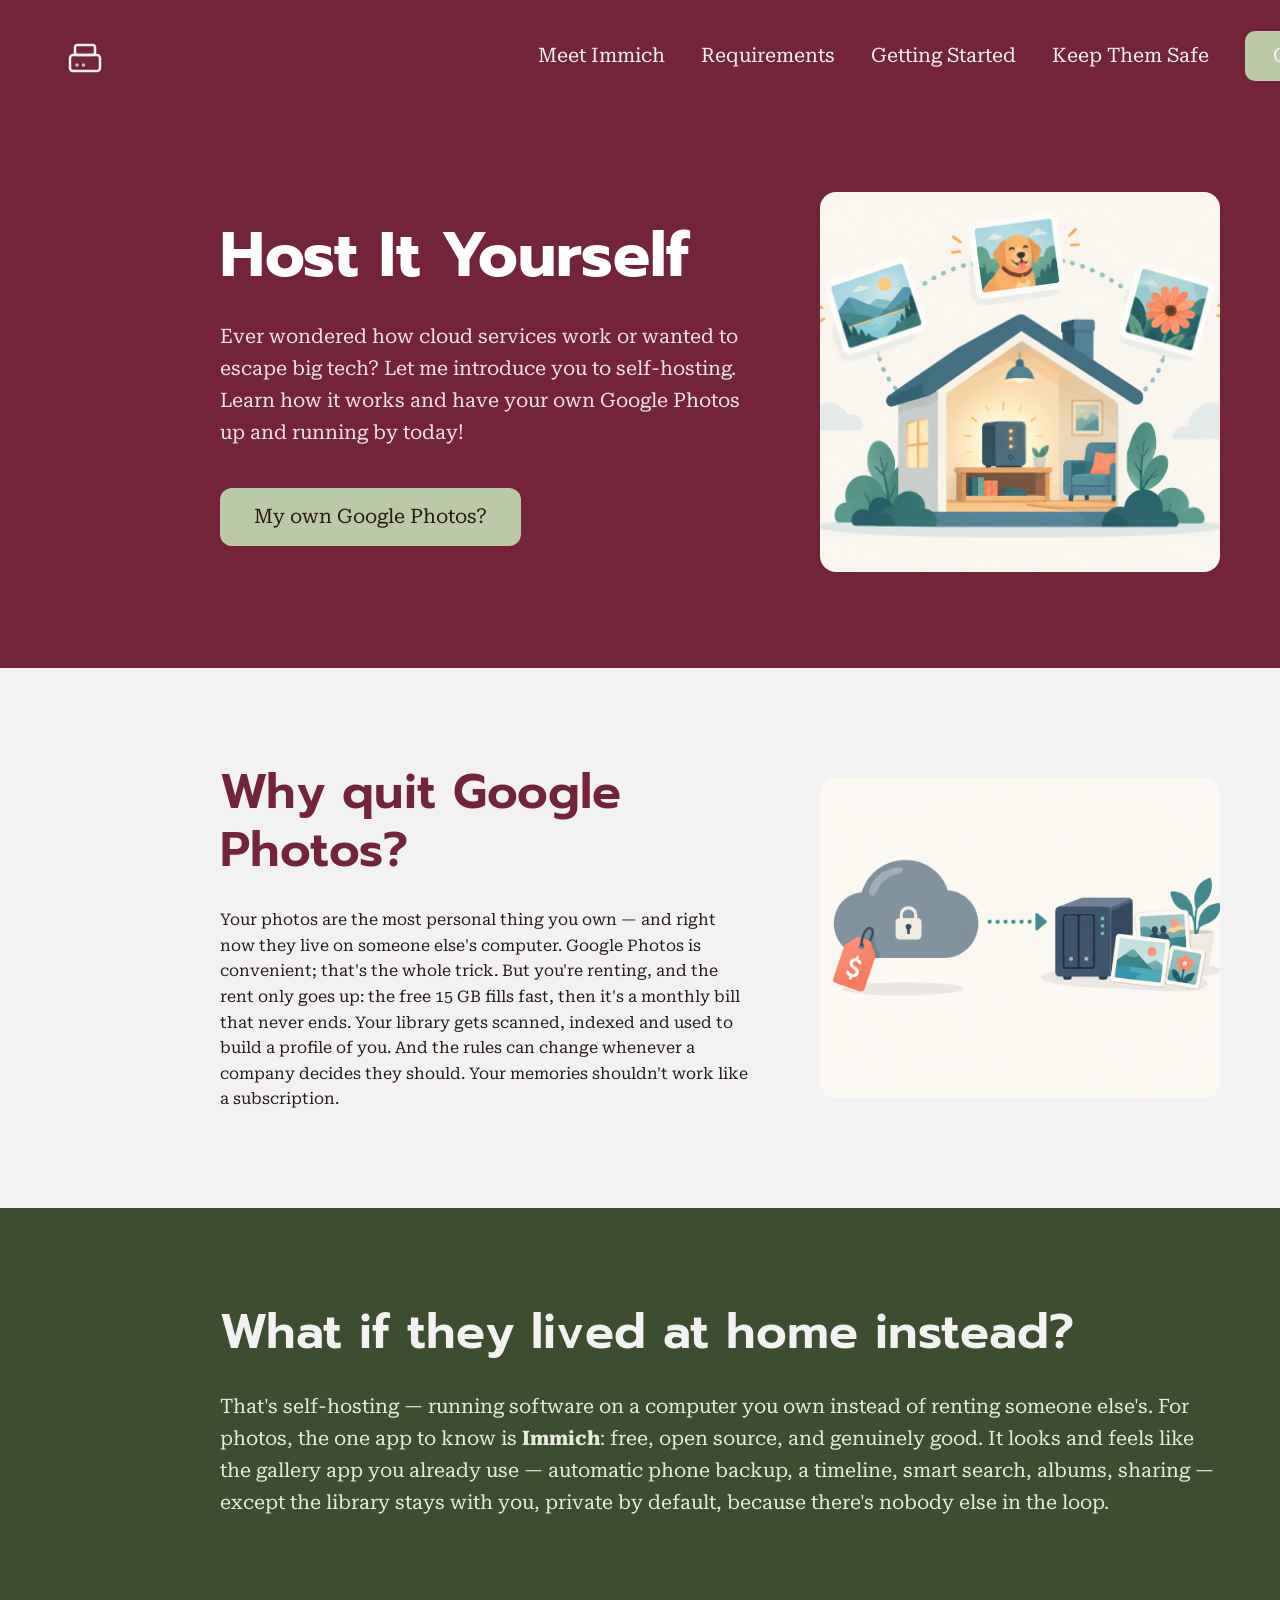
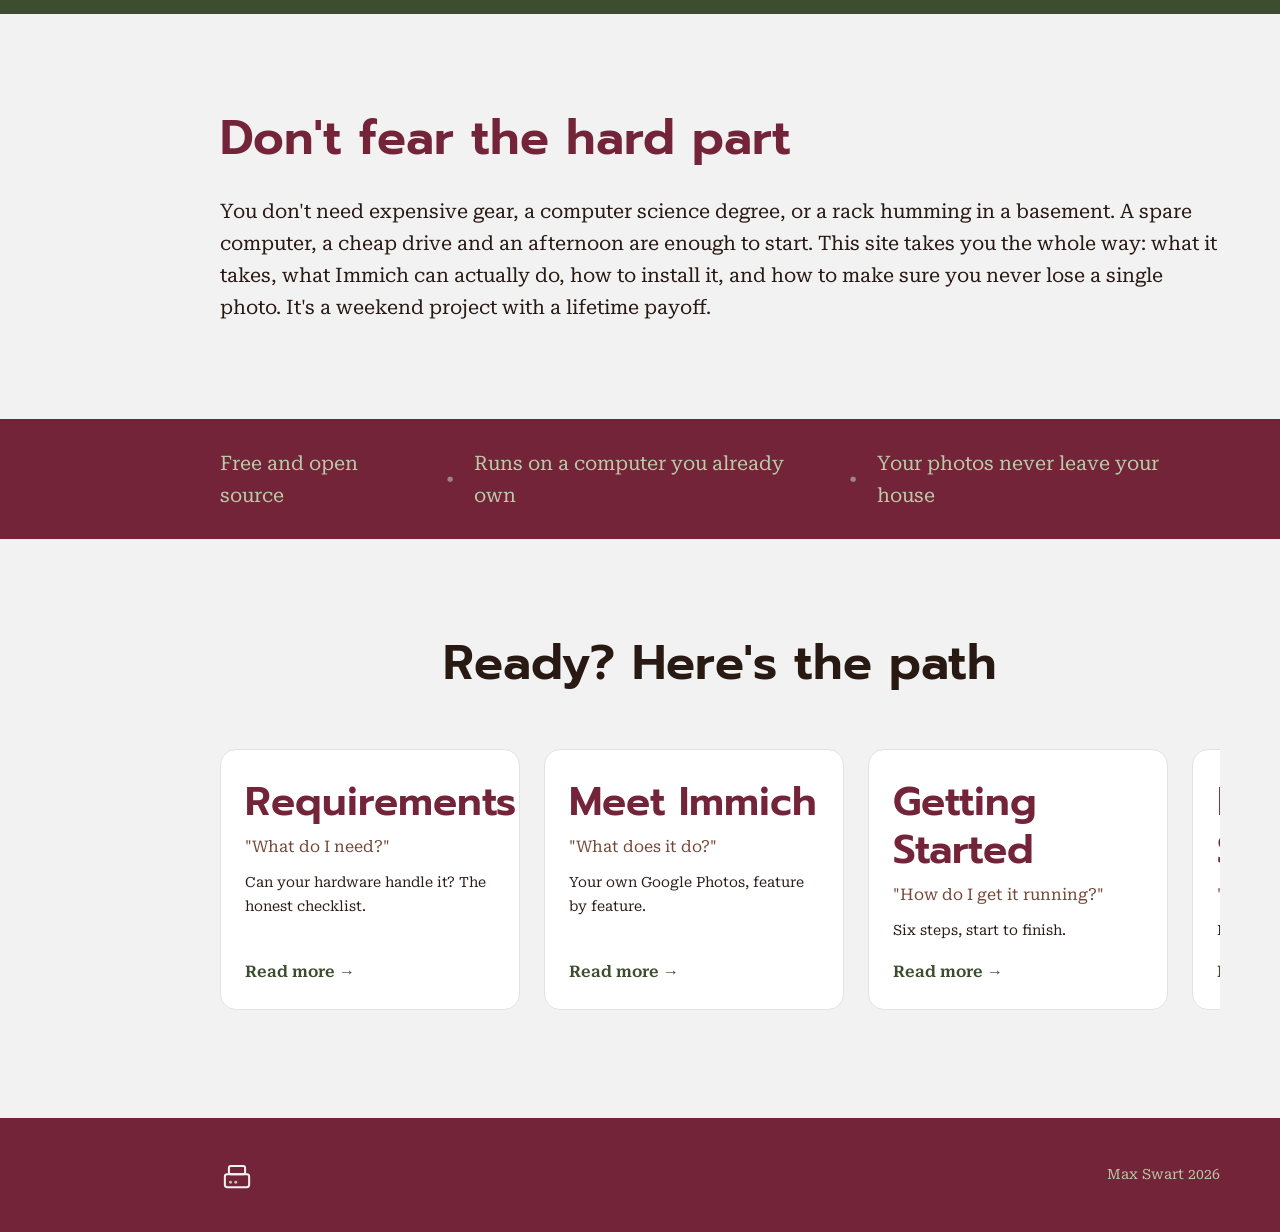
<file: index.html>
<!DOCTYPE html>
<html lang="en">
<head>
  <meta charset="UTF-8" />
  <meta name="viewport" content="width=1440" />
  <title>Host It Yourself — Home</title>

  <!-- Header font: Prompt • Body font: Roboto Serif -->
  <link rel="preconnect" href="https://fonts.googleapis.com" />
  <link rel="preconnect" href="https://fonts.gstatic.com" crossorigin />
  <link href="https://fonts.googleapis.com/css2?family=Prompt:ital,wght@0,100;0,200;0,300;0,400;0,500;0,600;0,700;0,800;0,900;1,100;1,200;1,300;1,400;1,500;1,600;1,700;1,800;1,900&display=swap" rel="stylesheet" />
  <link href="https://fonts.googleapis.com/css2?family=Roboto+Serif:ital,opsz,wght@0,8..144,100..900;1,8..144,100..900&display=swap" rel="stylesheet" />

  <link rel="stylesheet" href="style.css" />
</head>
<body>
  <div class="page">

    <!-- ================= HEADER ================= -->
    <header class="site-header">
      <div class="header-inner">
        <a class="logo" href="index.html" aria-label="Host It Yourself — home">
          <!-- PLACEHOLDER mark — swap for your real logo (SVG) -->
          <svg width="42" height="42" viewBox="0 0 42 42" fill="none" aria-hidden="true">
            <rect x="6" y="20" width="30" height="16" rx="3" stroke="#F2F2F2" stroke-width="2.5"/>
            <rect x="11" y="10" width="20" height="10" rx="2.5" stroke="#F2F2F2" stroke-width="2.5"/>
            <circle cx="13" cy="30" r="1.8" fill="#BCC9A7"/>
            <circle cx="19.5" cy="30" r="1.8" fill="#BCC9A7"/>
          </svg>
        </a>

        <nav class="nav" aria-label="Primary">
          <a href="meet-immich.html">Meet Immich</a>
          <a href="requirements.html">Requirements</a>
          <a href="getting-started.html">Getting Started</a>
          <a href="keep-them-safe.html">Keep Them Safe</a>
          <a class="btn btn-contact" href="contact.html">Contact</a>
        </nav>
      </div>
    </header>

    <!-- ================= HERO ================= -->
    <section class="hero">
      <div class="hero-inner">
        <div class="hero-text">
          <h1>Host It Yourself</h1>
          <p class="hero-lead">Ever wondered how cloud services work or wanted to escape big tech? Let me introduce you to self-hosting. Learn how it works and have your own Google Photos up and running by today!</p>
          <a class="btn btn-primary" href="requirements.html">My own Google Photos?</a>
        </div>
        <div class="hero-media">
          <img src="images/home-01-hero.png" alt="A cosy house with a glowing home server at its centre, photo thumbnails orbiting around it." />
        </div>
      </div>
    </section>

    <!-- ================= 1. WHY QUIT GOOGLE PHOTOS ================= -->
    <section class="section section-light">
      <div class="section-inner two-col">
        <div class="col-text">
          <h2>Why quit Google Photos?</h2>
          <p>Your photos are the most personal thing you own — and right now they live on someone else's computer. Google Photos is convenient; that's the whole trick. But you're renting, and the rent only goes up: the free 15&nbsp;GB fills fast, then it's a monthly bill that never ends. Your library gets scanned, indexed and used to build a profile of you. And the rules can change whenever a company decides they should. Your memories shouldn't work like a subscription.</p>
        </div>
        <div class="col-media">
          <img src="images/home-03-escape.png" alt="A padlocked grey cloud with a price tag, photos flowing away from it to a home server." />
        </div>
      </div>
    </section>

    <!-- ================= 2. WHAT IF THEY LIVED AT HOME ================= -->
    <section class="section section-dark">
      <div class="section-inner">
        <h2>What if they lived at home instead?</h2>
        <p class="large">That's self-hosting — running software on a computer you own instead of renting someone else's. For photos, the one app to know is <strong>Immich</strong>: free, open source, and genuinely good. It looks and feels like the gallery app you already use — automatic phone backup, a timeline, smart search, albums, sharing — except the library stays with you, private by default, because there's nobody else in the loop.</p>
      </div>
    </section>

    <!-- ================= 3. DON'T FEAR THE HARD PART ================= -->
    <section class="section section-light">
      <div class="section-inner">
        <h2>Don't fear the hard part</h2>
        <p class="large">You don't need expensive gear, a computer science degree, or a rack humming in a basement. A spare computer, a cheap drive and an afternoon are enough to start. This site takes you the whole way: what it takes, what Immich can actually do, how to install it, and how to make sure you never lose a single photo. It's a weekend project with a lifetime payoff.</p>
      </div>
    </section>

    <!-- ================= TRUST STRIP ================= -->
    <div class="trust-strip">
      <div class="trust-inner">
        <span>Free and open source</span>
        <span class="dot" aria-hidden="true">•</span>
        <span>Runs on a computer you already own</span>
        <span class="dot" aria-hidden="true">•</span>
        <span>Your photos never leave your house</span>
      </div>
    </div>

    <!-- ================= THE JOURNEY CARDS ================= -->
    <section class="section section-bg">
      <div class="section-inner">
        <h2 class="center">Ready? Here's the path</h2>
        <div class="journey" tabindex="0" aria-label="Scrollable page links">
          <a class="card" href="requirements.html">
            <h3>Requirements</h3>
            <p class="card-q">"What do I need?"</p>
            <p class="small">Can your hardware handle it? The honest checklist.</p>
            <span class="card-link">Read more →</span>
          </a>
          <a class="card" href="meet-immich.html">
            <h3>Meet Immich</h3>
            <p class="card-q">"What does it do?"</p>
            <p class="small">Your own Google Photos, feature by feature.</p>
            <span class="card-link">Read more →</span>
          </a>
          <a class="card" href="getting-started.html">
            <h3>Getting Started</h3>
            <p class="card-q">"How do I get it running?"</p>
            <p class="small">Six steps, start to finish.</p>
            <span class="card-link">Read more →</span>
          </a>
          <a class="card" href="keep-them-safe.html">
            <h3>Keep Them Safe</h3>
            <p class="card-q">"What if the disk dies?"</p>
            <p class="small">Backups, so nothing's ever lost.</p>
            <span class="card-link">Read more →</span>
          </a>
          <a class="card" href="contact.html">
            <h3>Contact</h3>
            <p class="card-q">"Got a question?"</p>
            <p class="small">Ask anything.</p>
            <span class="card-link">Read more →</span>
          </a>
        </div>
      </div>
    </section>

    <!-- ================= FOOTER ================= -->
    <footer class="site-footer">
      <div class="footer-inner">
        <a class="logo" href="index.html" aria-label="Host It Yourself — home">
          <svg width="34" height="34" viewBox="0 0 42 42" fill="none" aria-hidden="true">
            <rect x="6" y="20" width="30" height="16" rx="3" stroke="#F2F2F2" stroke-width="2.5"/>
            <rect x="11" y="10" width="20" height="10" rx="2.5" stroke="#F2F2F2" stroke-width="2.5"/>
            <circle cx="13" cy="30" r="1.8" fill="#BCC9A7"/>
            <circle cx="19.5" cy="30" r="1.8" fill="#BCC9A7"/>
          </svg>
        </a>
        <p class="small footer-copy">Max Swart 2026</p>
      </div>
    </footer>

  </div>
</body>
</html>
</file>
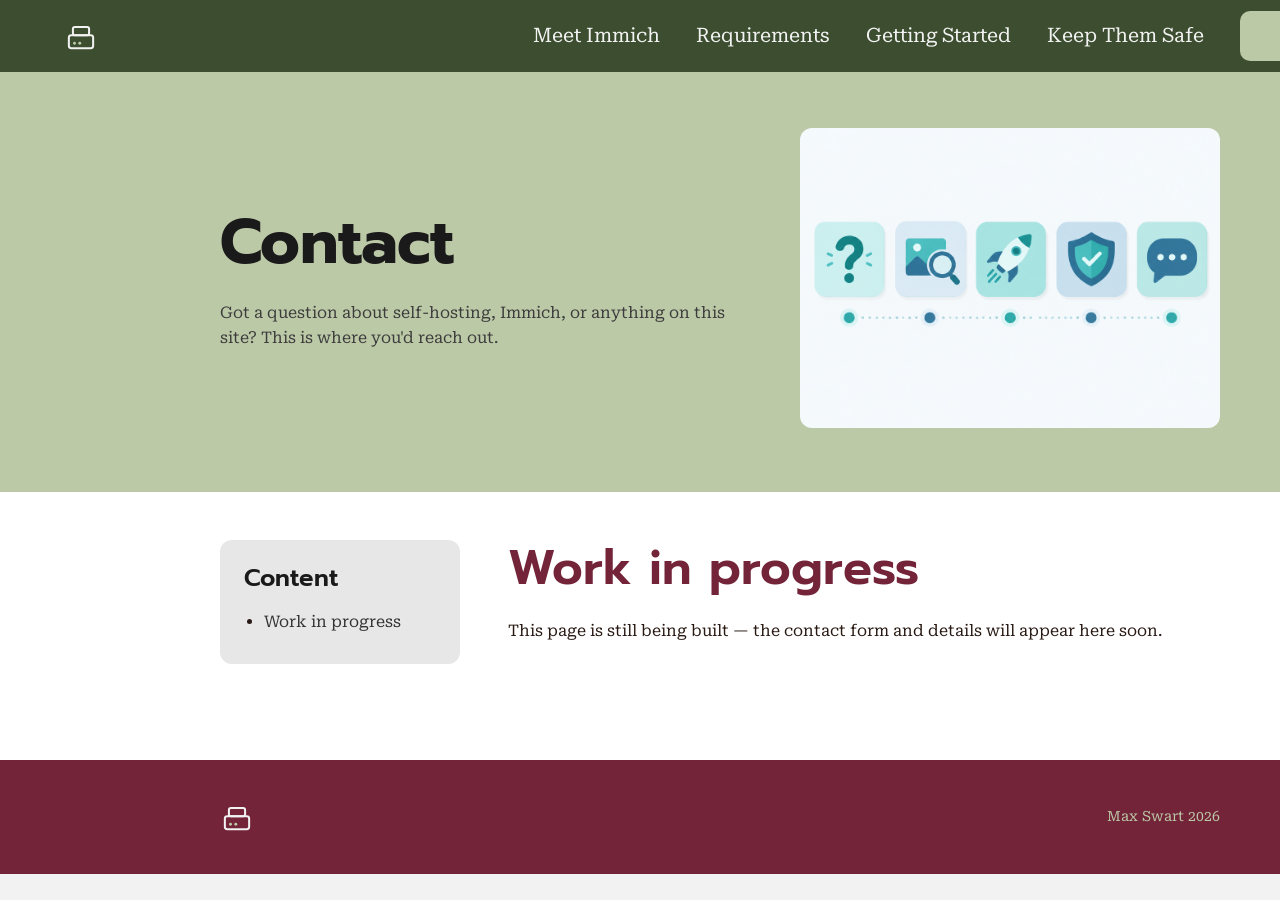
<file: contact.html>
<!DOCTYPE html>
<html lang="en">
<head>
  <meta charset="UTF-8" />
  <meta name="viewport" content="width=1440" />
  <title>Contact — Host It Yourself</title>
  <link rel="preconnect" href="https://fonts.googleapis.com" />
  <link rel="preconnect" href="https://fonts.gstatic.com" crossorigin />
  <link href="https://fonts.googleapis.com/css2?family=Prompt:ital,wght@0,100;0,200;0,300;0,400;0,500;0,600;0,700;0,800;0,900;1,100;1,200;1,300;1,400;1,500;1,600;1,700;1,800;1,900&display=swap" rel="stylesheet" />
  <link href="https://fonts.googleapis.com/css2?family=Roboto+Serif:ital,opsz,wght@0,8..144,100..900;1,8..144,100..900&display=swap" rel="stylesheet" />
  <link rel="stylesheet" href="style.css" />
</head>
<body>
  <div class="page">

    <!-- ================= HEADER (detail: shorter, dark green) ================= -->
    <header class="site-header detail">
      <div class="header-inner">
        <a class="logo" href="index.html" aria-label="Host It Yourself — home">
          <svg width="34" height="34" viewBox="0 0 42 42" fill="none" aria-hidden="true">
            <rect x="6" y="20" width="30" height="16" rx="3" stroke="#F2F2F2" stroke-width="2.5"/>
            <rect x="11" y="10" width="20" height="10" rx="2.5" stroke="#F2F2F2" stroke-width="2.5"/>
            <circle cx="13" cy="30" r="1.8" fill="#BCC9A7"/>
            <circle cx="19.5" cy="30" r="1.8" fill="#BCC9A7"/>
          </svg>
        </a>
        <nav class="nav" aria-label="Primary">
          <a href="meet-immich.html">Meet Immich</a>
          <a href="requirements.html">Requirements</a>
          <a href="getting-started.html">Getting Started</a>
          <a href="keep-them-safe.html">Keep Them Safe</a>
          <a class="btn btn-contact active" href="contact.html" aria-current="page">Contact</a>
        </nav>
      </div>
    </header>

    <!-- ================= HERO ================= -->
    <section class="detail-hero">
      <div class="detail-hero-inner">
        <div class="detail-hero-text">
          <h1>Contact</h1>
          <p>Got a question about self-hosting, Immich, or anything on this site? This is where you'd reach out.</p>
        </div>
        <div class="detail-hero-media">
          <img src="images/home-02-journey.png" alt="Five cards in a row — a question mark, a search over a photo, a rocket, a shield and a speech bubble." />
        </div>
      </div>
    </section>

    <!-- ================= BODY ================= -->
    <section class="detail-body">
      <div class="detail-body-inner">
        <aside class="toc" aria-label="On this page">
          <p class="toc-title">Content</p>
          <ul>
            <li><a href="#wip">Work in progress</a></li>
          </ul>
        </aside>

        <div class="content">
          <section id="wip" style="margin-bottom:0;">
            <h2>Work in progress</h2>
            <p>This page is still being built — the contact form and details will appear here soon.</p>
          </section>
        </div>
      </div>
    </section>

    <!-- ================= FOOTER ================= -->
    <footer class="site-footer">
      <div class="footer-inner">
        <a class="logo" href="index.html" aria-label="Host It Yourself — home">
          <svg width="34" height="34" viewBox="0 0 42 42" fill="none" aria-hidden="true">
            <rect x="6" y="20" width="30" height="16" rx="3" stroke="#F2F2F2" stroke-width="2.5"/>
            <rect x="11" y="10" width="20" height="10" rx="2.5" stroke="#F2F2F2" stroke-width="2.5"/>
            <circle cx="13" cy="30" r="1.8" fill="#BCC9A7"/>
            <circle cx="19.5" cy="30" r="1.8" fill="#BCC9A7"/>
          </svg>
        </a>
        <p class="small footer-copy">Max Swart 2026</p>
      </div>
    </footer>

  </div>
</body>
</html>
</file>
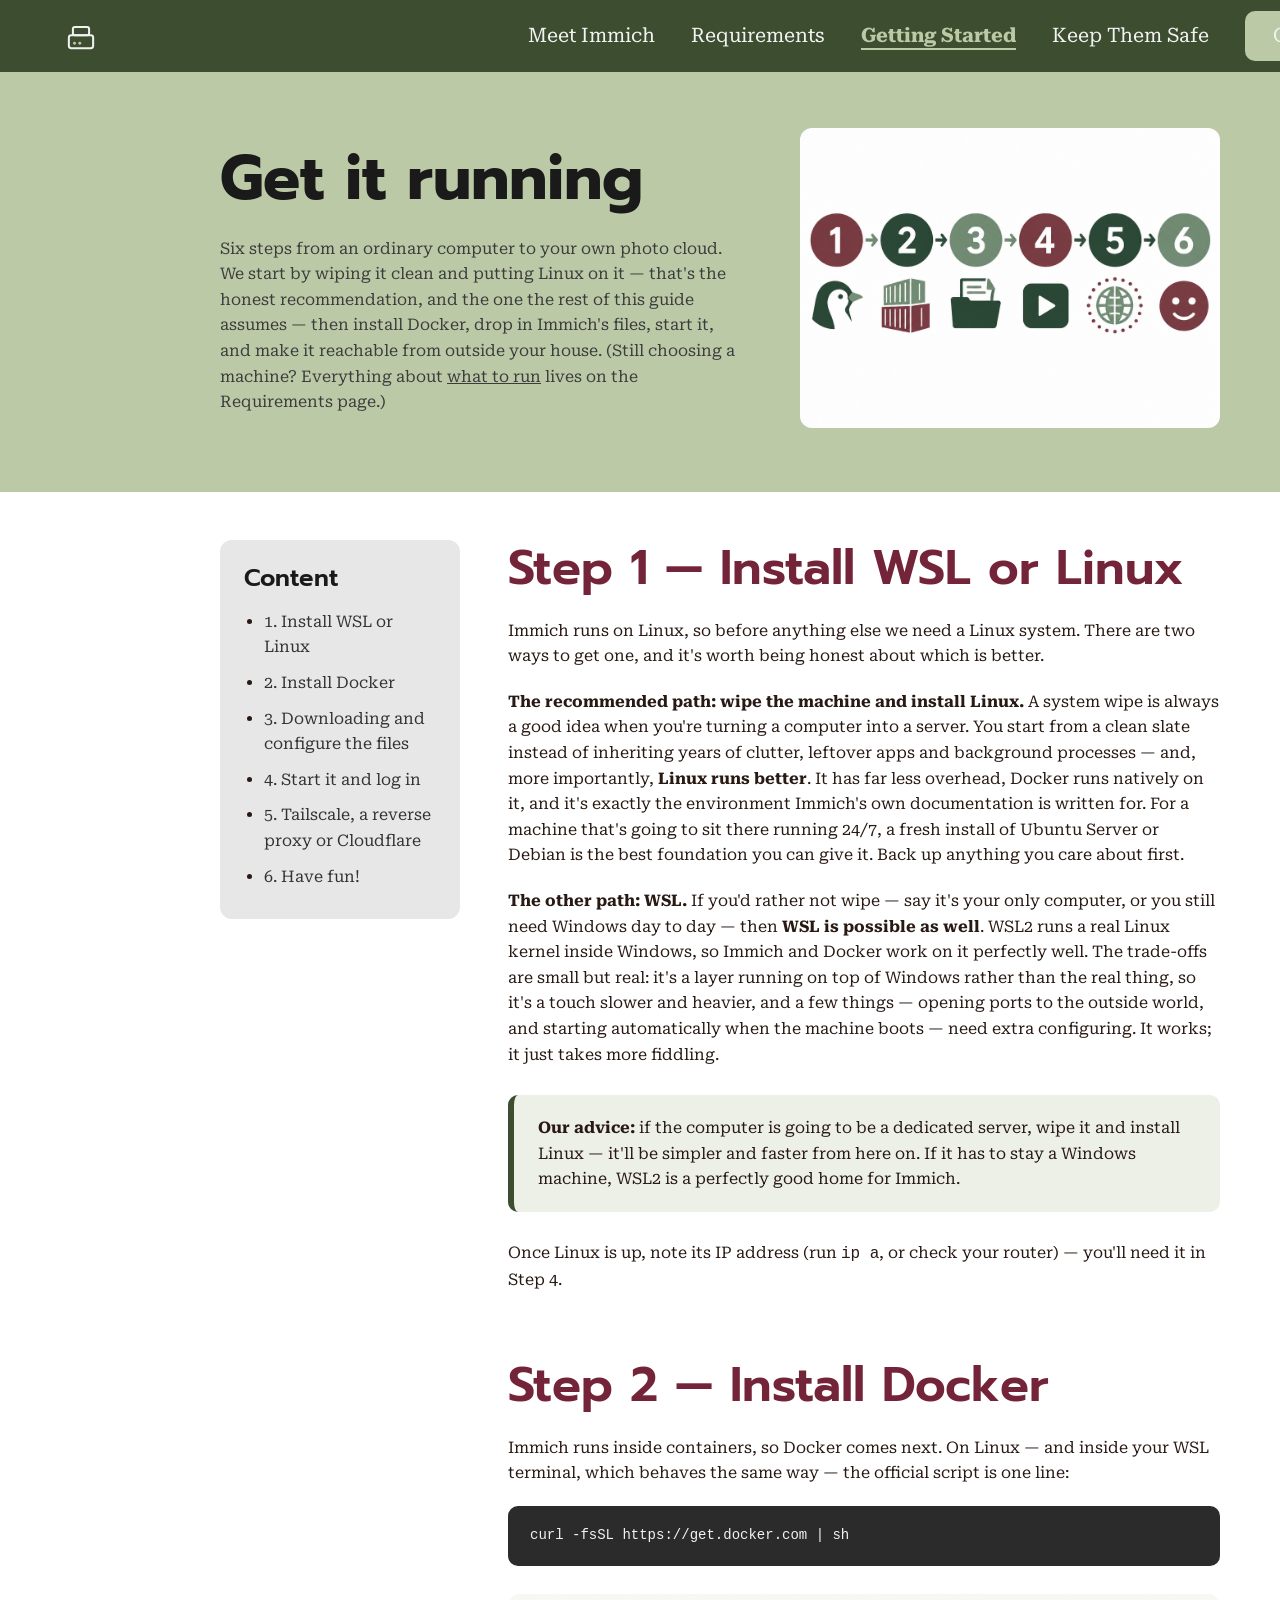
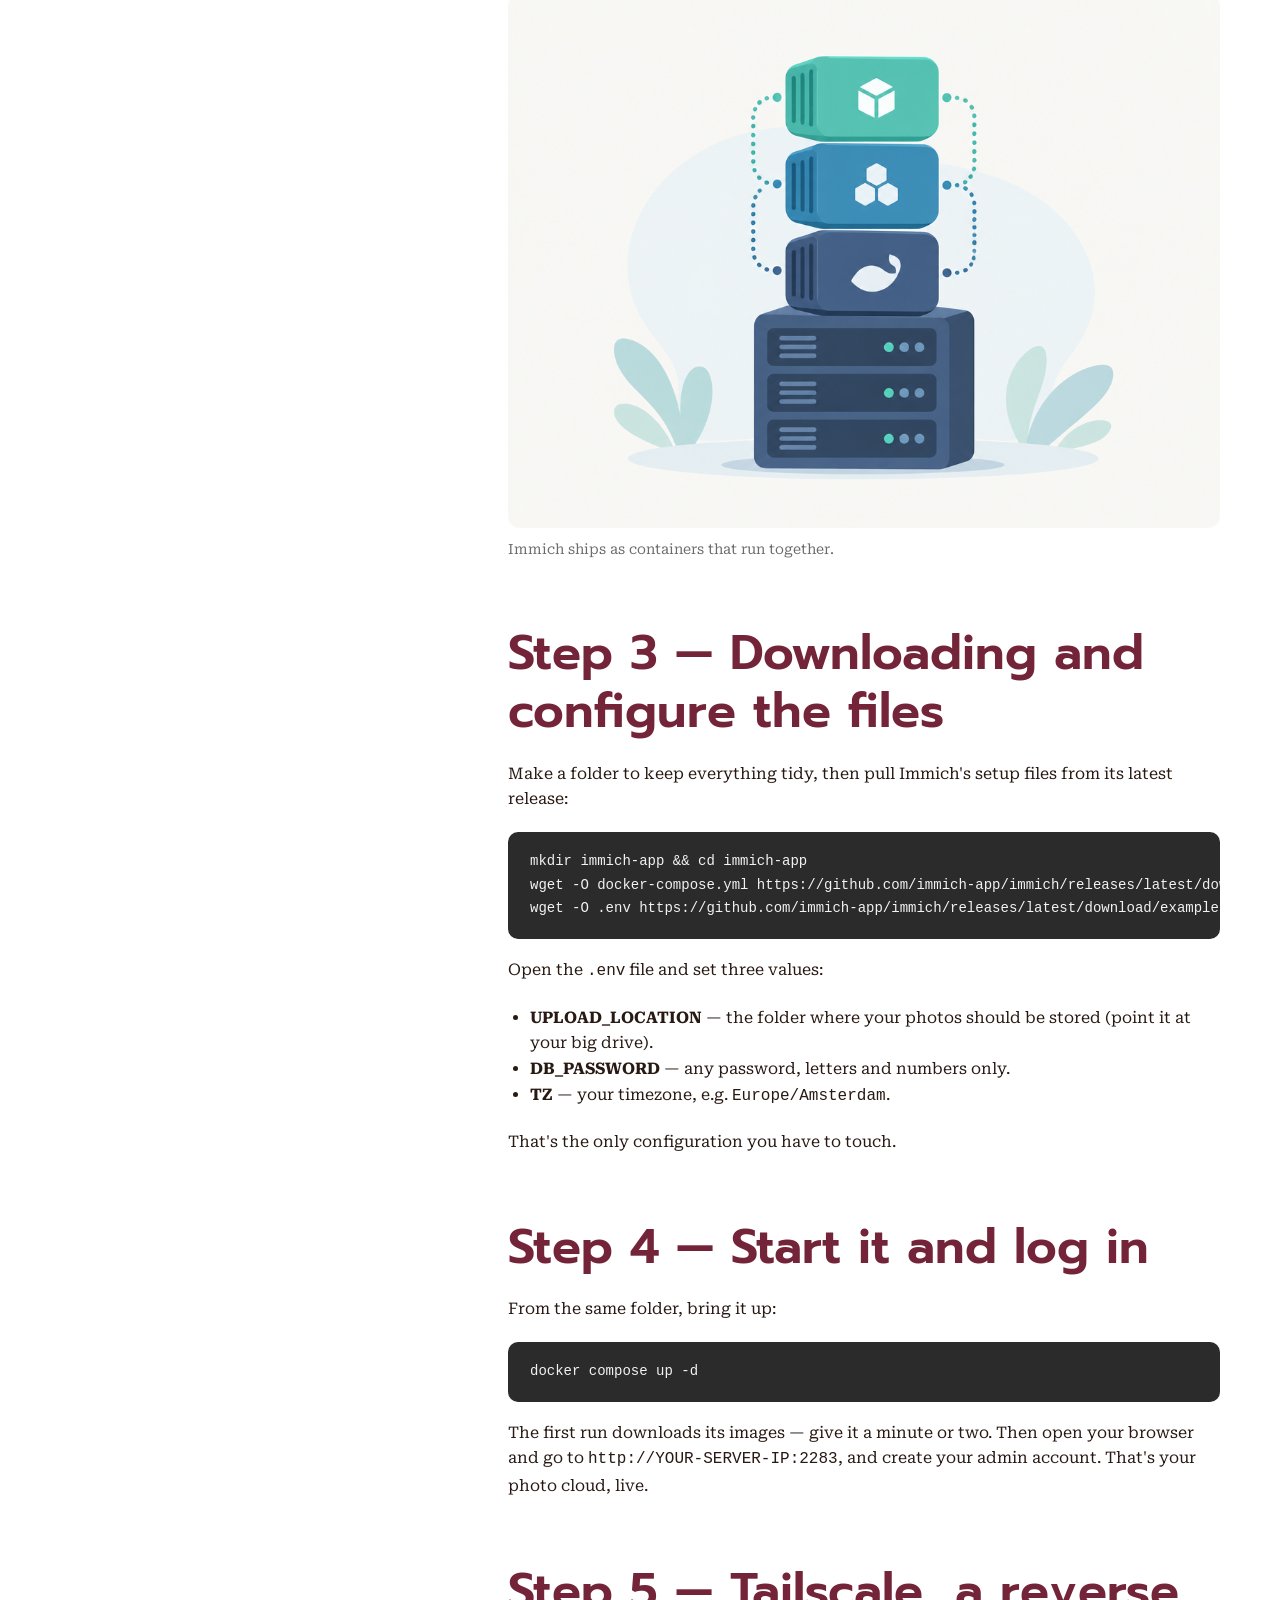
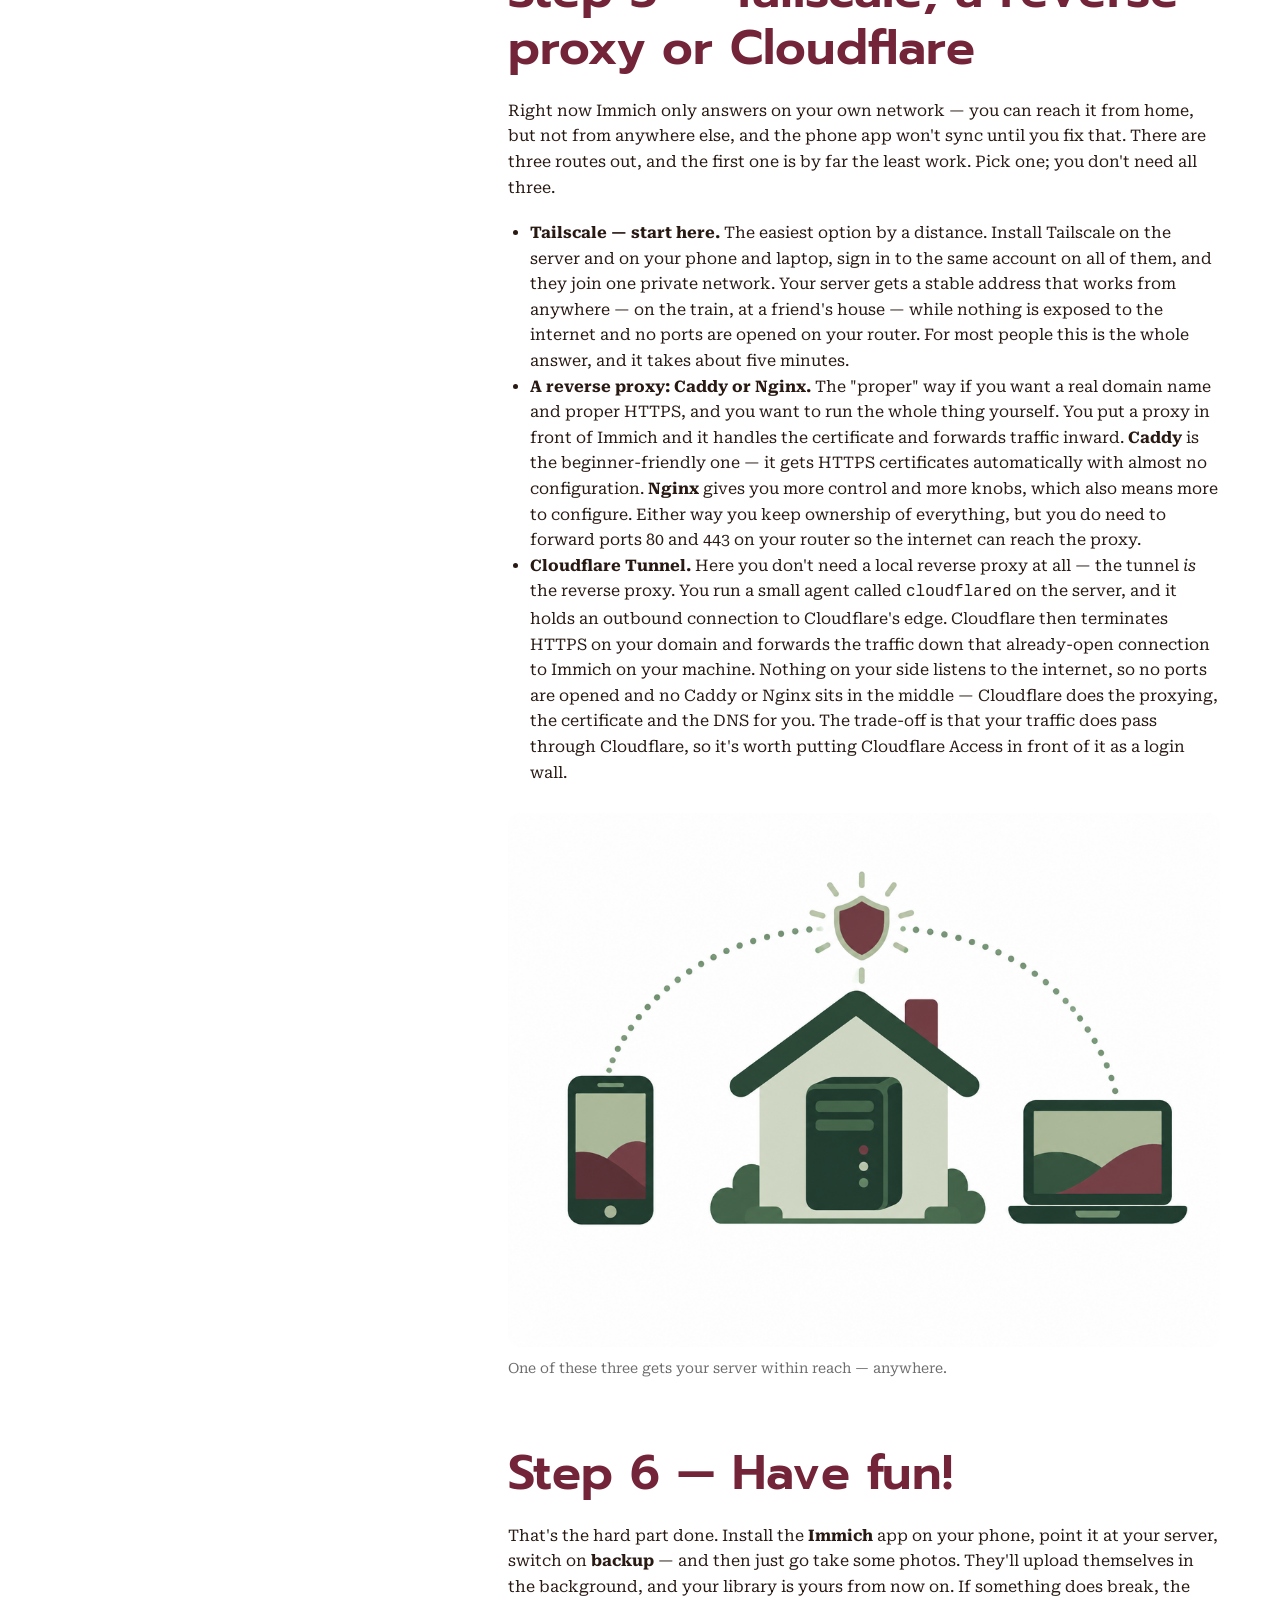
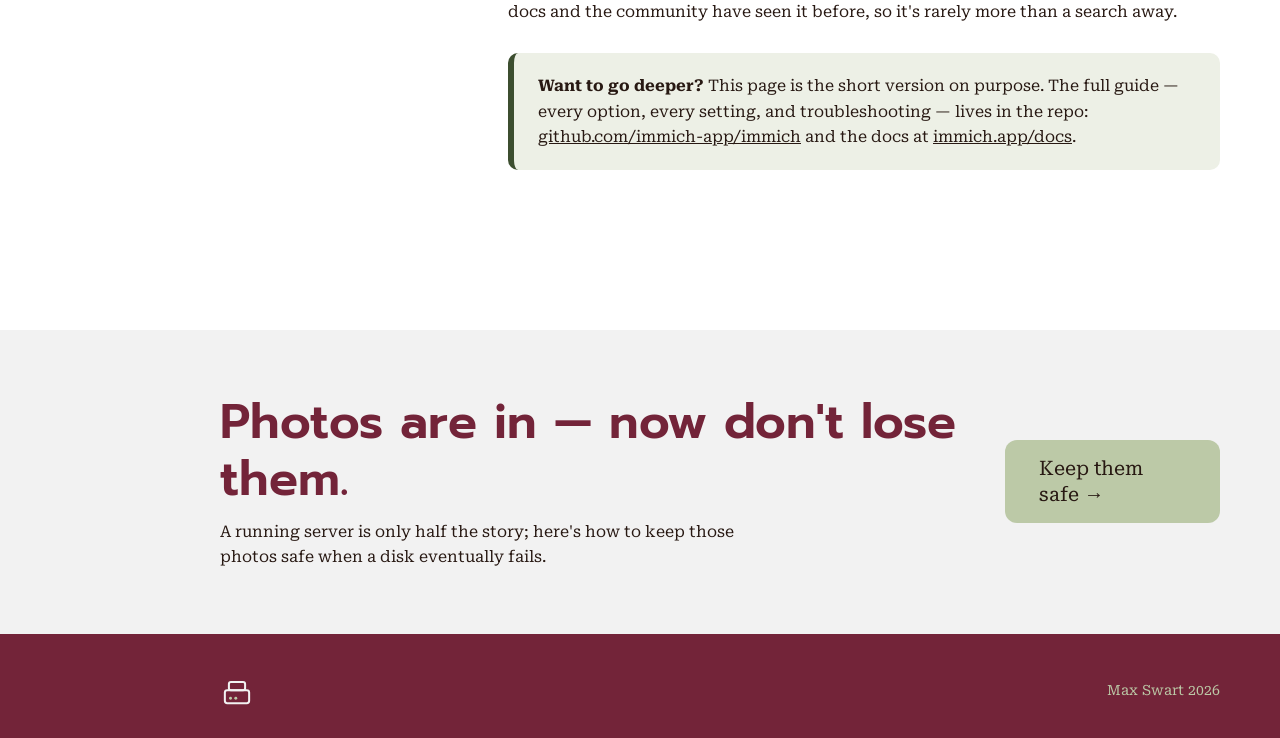
<file: getting-started.html>
<!DOCTYPE html>
<html lang="en">
<head>
  <meta charset="UTF-8" />
  <meta name="viewport" content="width=1440" />
  <title>Getting Started — Host It Yourself</title>
  <link rel="preconnect" href="https://fonts.googleapis.com" />
  <link rel="preconnect" href="https://fonts.gstatic.com" crossorigin />
  <link href="https://fonts.googleapis.com/css2?family=Prompt:ital,wght@0,100;0,200;0,300;0,400;0,500;0,600;0,700;0,800;0,900;1,100;1,200;1,300;1,400;1,500;1,600;1,700;1,800;1,900&display=swap" rel="stylesheet" />
  <link href="https://fonts.googleapis.com/css2?family=Roboto+Serif:ital,opsz,wght@0,8..144,100..900;1,8..144,100..900&display=swap" rel="stylesheet" />
  <link rel="stylesheet" href="style.css" />
</head>
<body>
  <div class="page">

    <!-- ================= HEADER (detail: shorter, dark green) ================= -->
    <header class="site-header detail">
      <div class="header-inner">
        <a class="logo" href="index.html" aria-label="Host It Yourself — home">
          <svg width="34" height="34" viewBox="0 0 42 42" fill="none" aria-hidden="true">
            <rect x="6" y="20" width="30" height="16" rx="3" stroke="#F2F2F2" stroke-width="2.5"/>
            <rect x="11" y="10" width="20" height="10" rx="2.5" stroke="#F2F2F2" stroke-width="2.5"/>
            <circle cx="13" cy="30" r="1.8" fill="#BCC9A7"/>
            <circle cx="19.5" cy="30" r="1.8" fill="#BCC9A7"/>
          </svg>
        </a>
        <nav class="nav" aria-label="Primary">
          <a href="meet-immich.html">Meet Immich</a>
          <a href="requirements.html">Requirements</a>
          <a href="getting-started.html" class="active" aria-current="page">Getting Started</a>
          <a href="keep-them-safe.html">Keep Them Safe</a>
          <a class="btn btn-contact" href="contact.html">Contact</a>
        </nav>
      </div>
    </header>

    <!-- ================= HERO ================= -->
    <section class="detail-hero">
      <div class="detail-hero-inner">
        <div class="detail-hero-text">
          <h1>Get it running</h1>
          <p>Six steps from an ordinary computer to your own photo cloud. We start by wiping it clean and putting Linux on it — that's the honest recommendation, and the one the rest of this guide assumes — then install Docker, drop in Immich's files, start it, and make it reachable from outside your house. (Still choosing a machine? Everything about <a href="requirements.html"><u>what to run</u></a> lives on the Requirements page.)</p>
        </div>
        <div class="detail-hero-media">
          <img src="images/gs-01-step-flow.png" alt="Six numbered steps in a row, each with an icon: Linux, containers, files, play, a globe, and a smiley face." />
        </div>
      </div>
    </section>

    <!-- ================= BODY: sticky Content + main ================= -->
    <section class="detail-body">
      <div class="detail-body-inner">

        <aside class="toc" aria-label="On this page">
          <p class="toc-title">Content</p>
          <ul>
            <li><a href="#step1">1. Install WSL or Linux</a></li>
            <li><a href="#step2">2. Install Docker</a></li>
            <li><a href="#step3">3. Downloading and configure the files</a></li>
            <li><a href="#step4">4. Start it and log in</a></li>
            <li><a href="#step5">5. Tailscale, a reverse proxy or Cloudflare</a></li>
            <li><a href="#step6">6. Have fun!</a></li>
          </ul>
        </aside>

        <div class="content">

          <section id="step1">
            <h2>Step 1 — Install WSL or Linux</h2>
            <p>Immich runs on Linux, so before anything else we need a Linux system. There are two ways to get one, and it's worth being honest about which is better.</p>
            <p><strong>The recommended path: wipe the machine and install Linux.</strong> A system wipe is always a good idea when you're turning a computer into a server. You start from a clean slate instead of inheriting years of clutter, leftover apps and background processes — and, more importantly, <strong>Linux runs better</strong>. It has far less overhead, Docker runs natively on it, and it's exactly the environment Immich's own documentation is written for. For a machine that's going to sit there running 24/7, a fresh install of Ubuntu Server or Debian is the best foundation you can give it. Back up anything you care about first.</p>
            <p><strong>The other path: WSL.</strong> If you'd rather not wipe — say it's your only computer, or you still need Windows day to day — then <strong>WSL is possible as well</strong>. WSL2 runs a real Linux kernel inside Windows, so Immich and Docker work on it perfectly well. The trade-offs are small but real: it's a layer running on top of Windows rather than the real thing, so it's a touch slower and heavier, and a few things — opening ports to the outside world, and starting automatically when the machine boots — need extra configuring. It works; it just takes more fiddling.</p>
            <div class="callout">
              <p><strong>Our advice:</strong> if the computer is going to be a dedicated server, wipe it and install Linux — it'll be simpler and faster from here on. If it has to stay a Windows machine, WSL2 is a perfectly good home for Immich.</p>
            </div>
            <p>Once Linux is up, note its IP address (run <code>ip a</code>, or check your router) — you'll need it in Step 4.</p>
          </section>

          <section id="step2">
            <h2>Step 2 — Install Docker</h2>
            <p>Immich runs inside containers, so Docker comes next. On Linux — and inside your WSL terminal, which behaves the same way — the official script is one line:</p>
            <pre><code>curl -fsSL https://get.docker.com | sh</code></pre>
            <figure class="figure">
              <img src="images/gs-02-containers.png" alt="A stack of container boxes running on top of a server." />
              <figcaption>Immich ships as containers that run together.</figcaption>
            </figure>
          </section>

          <section id="step3">
            <h2>Step 3 — Downloading and configure the files</h2>
            <p>Make a folder to keep everything tidy, then pull Immich's setup files from its latest release:</p>
            <pre><code>mkdir immich-app &amp;&amp; cd immich-app
wget -O docker-compose.yml https://github.com/immich-app/immich/releases/latest/download/docker-compose.yml
wget -O .env https://github.com/immich-app/immich/releases/latest/download/example.env</code></pre>
            <p>Open the <code>.env</code> file and set three values:</p>
            <ul style="margin:0 0 20px 22px;">
              <li><strong>UPLOAD_LOCATION</strong> — the folder where your photos should be stored (point it at your big drive).</li>
              <li><strong>DB_PASSWORD</strong> — any password, letters and numbers only.</li>
              <li><strong>TZ</strong> — your timezone, e.g. <code>Europe/Amsterdam</code>.</li>
            </ul>
            <p>That's the only configuration you have to touch.</p>
          </section>

          <section id="step4">
            <h2>Step 4 — Start it and log in</h2>
            <p>From the same folder, bring it up:</p>
            <pre><code>docker compose up -d</code></pre>
            <p>The first run downloads its images — give it a minute or two. Then open your browser and go to <code>http://YOUR-SERVER-IP:2283</code>, and create your admin account. That's your photo cloud, live.</p>
          </section>

          <section id="step5">
            <h2>Step 5 — Tailscale, a reverse proxy or Cloudflare</h2>
            <p>Right now Immich only answers on your own network — you can reach it from home, but not from anywhere else, and the phone app won't sync until you fix that. There are three routes out, and the first one is by far the least work. Pick one; you don't need all three.</p>
            <ul style="margin:0 0 20px 22px;">
              <li><strong>Tailscale — start here.</strong> The easiest option by a distance. Install Tailscale on the server and on your phone and laptop, sign in to the same account on all of them, and they join one private network. Your server gets a stable address that works from anywhere — on the train, at a friend's house — while nothing is exposed to the internet and no ports are opened on your router. For most people this is the whole answer, and it takes about five minutes.</li>
              <li><strong>A reverse proxy: Caddy or Nginx.</strong> The "proper" way if you want a real domain name and proper HTTPS, and you want to run the whole thing yourself. You put a proxy in front of Immich and it handles the certificate and forwards traffic inward. <strong>Caddy</strong> is the beginner-friendly one — it gets HTTPS certificates automatically with almost no configuration. <strong>Nginx</strong> gives you more control and more knobs, which also means more to configure. Either way you keep ownership of everything, but you do need to forward ports 80 and 443 on your router so the internet can reach the proxy.</li>
              <li><strong>Cloudflare Tunnel.</strong> Here you don't need a local reverse proxy at all — the tunnel <em>is</em> the reverse proxy. You run a small agent called <code>cloudflared</code> on the server, and it holds an outbound connection to Cloudflare's edge. Cloudflare then terminates HTTPS on your domain and forwards the traffic down that already-open connection to Immich on your machine. Nothing on your side listens to the internet, so no ports are opened and no Caddy or Nginx sits in the middle — Cloudflare does the proxying, the certificate and the DNS for you. The trade-off is that your traffic does pass through Cloudflare, so it's worth putting Cloudflare Access in front of it as a login wall.</li>
            </ul>
            <figure class="figure">
              <img src="images/gs-03-remote-access.png" alt="A phone and a laptop connecting through dotted lines to a shielded home server inside a house." />
              <figcaption>One of these three gets your server within reach — anywhere.</figcaption>
            </figure>
          </section>

          <section id="step6">
            <h2>Step 6 — Have fun!</h2>
            <p>That's the hard part done. Install the <strong>Immich</strong> app on your phone, point it at your server, switch on <strong>backup</strong> — and then just go take some photos. They'll upload themselves in the background, and your library is yours from now on. If something does break, the docs and the community have seen it before, so it's rarely more than a search away.</p>
            <div class="callout">
              <p><strong>Want to go deeper?</strong> This page is the short version on purpose. The full guide — every option, every setting, and troubleshooting — lives in the repo: <a href="https://github.com/immich-app/immich"><u>github.com/immich-app/immich</u></a> and the docs at <a href="https://immich.app/docs"><u>immich.app/docs</u></a>.</p>
            </div>
          </section>

        </div>

      </div>
    </section>

    <!-- ================= CLOSING CTA ================= -->
    <section class="cta-band">
      <div class="cta-band-inner">
        <div>
          <h2>Photos are in — now don't lose them.</h2>
          <p>A running server is only half the story; here's how to keep those photos safe when a disk eventually fails.</p>
        </div>
        <a class="btn btn-primary" href="keep-them-safe.html">Keep them safe →</a>
      </div>
    </section>

    <!-- ================= FOOTER ================= -->
    <footer class="site-footer">
      <div class="footer-inner">
        <a class="logo" href="index.html" aria-label="Host It Yourself — home">
          <svg width="34" height="34" viewBox="0 0 42 42" fill="none" aria-hidden="true">
            <rect x="6" y="20" width="30" height="16" rx="3" stroke="#F2F2F2" stroke-width="2.5"/>
            <rect x="11" y="10" width="20" height="10" rx="2.5" stroke="#F2F2F2" stroke-width="2.5"/>
            <circle cx="13" cy="30" r="1.8" fill="#BCC9A7"/>
            <circle cx="19.5" cy="30" r="1.8" fill="#BCC9A7"/>
          </svg>
        </a>
        <p class="small footer-copy">Max Swart 2026</p>
      </div>
    </footer>

  </div>
</body>
</html>
</file>
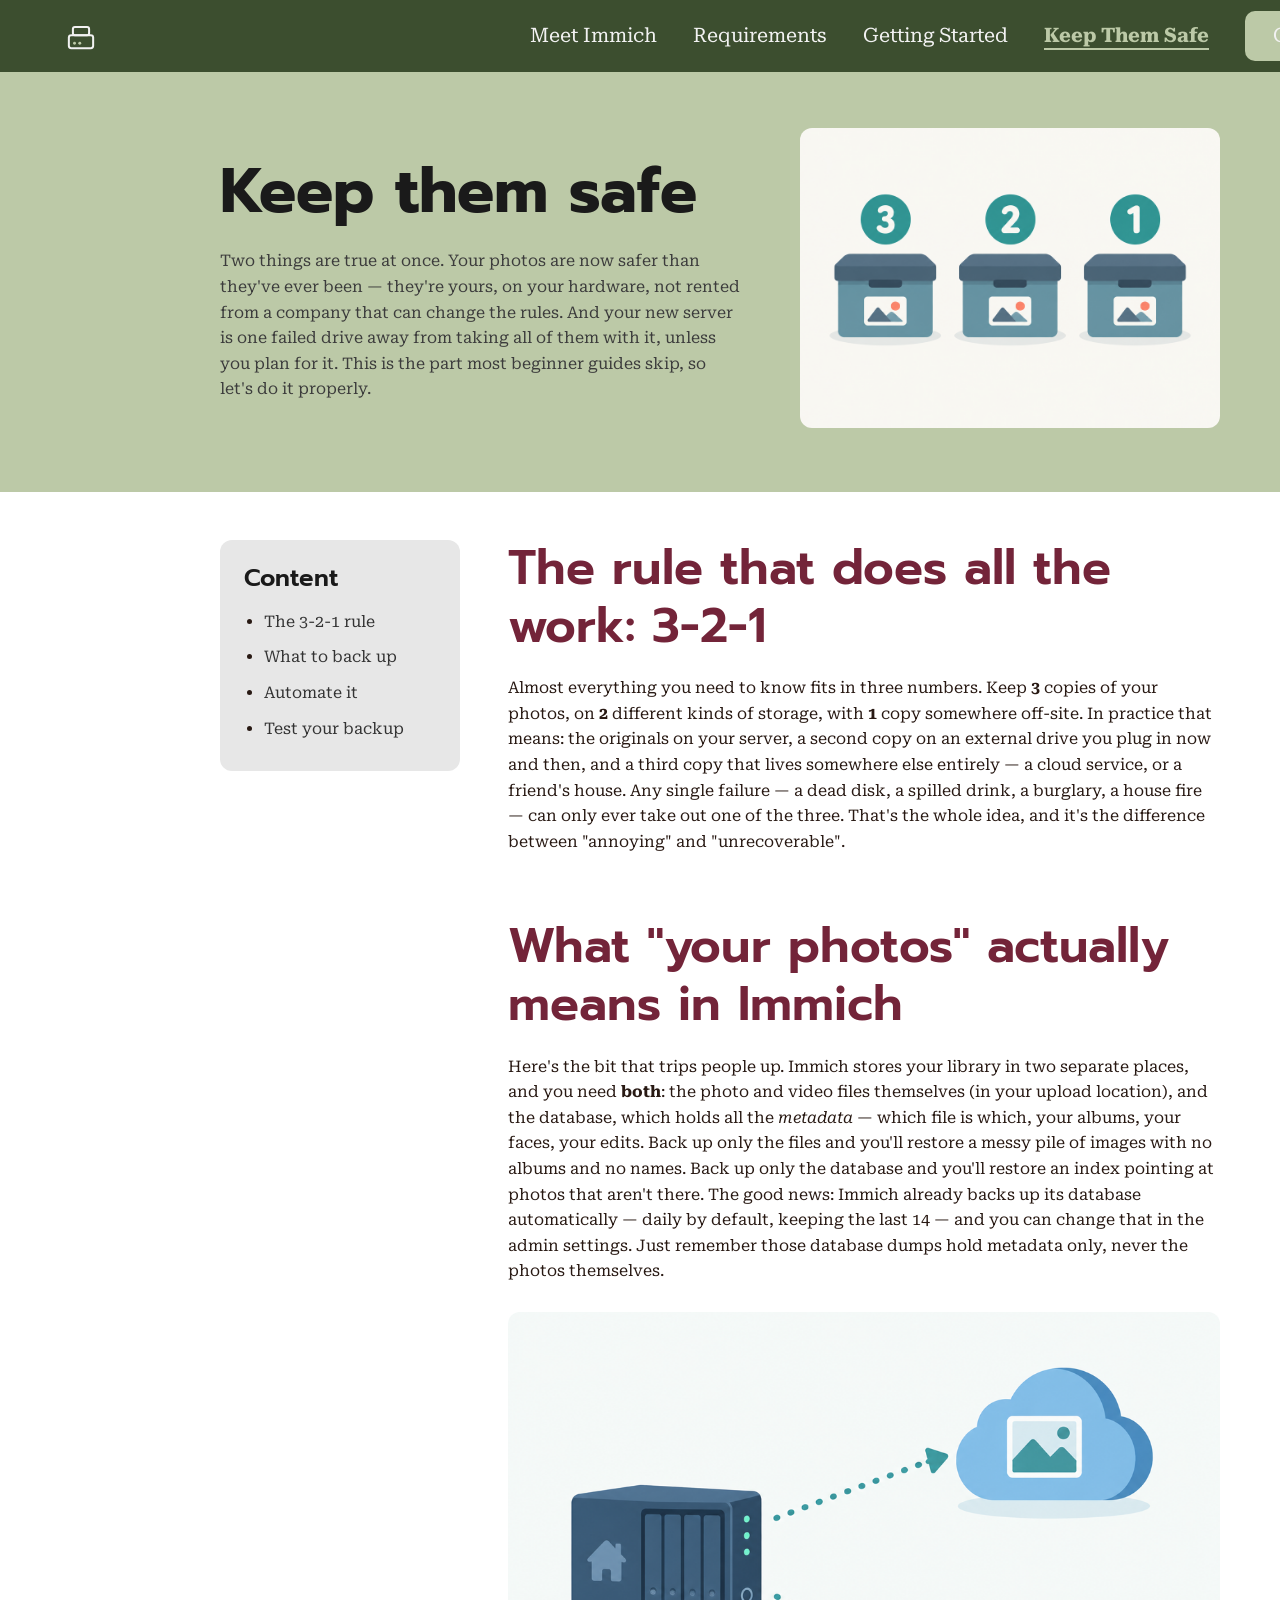
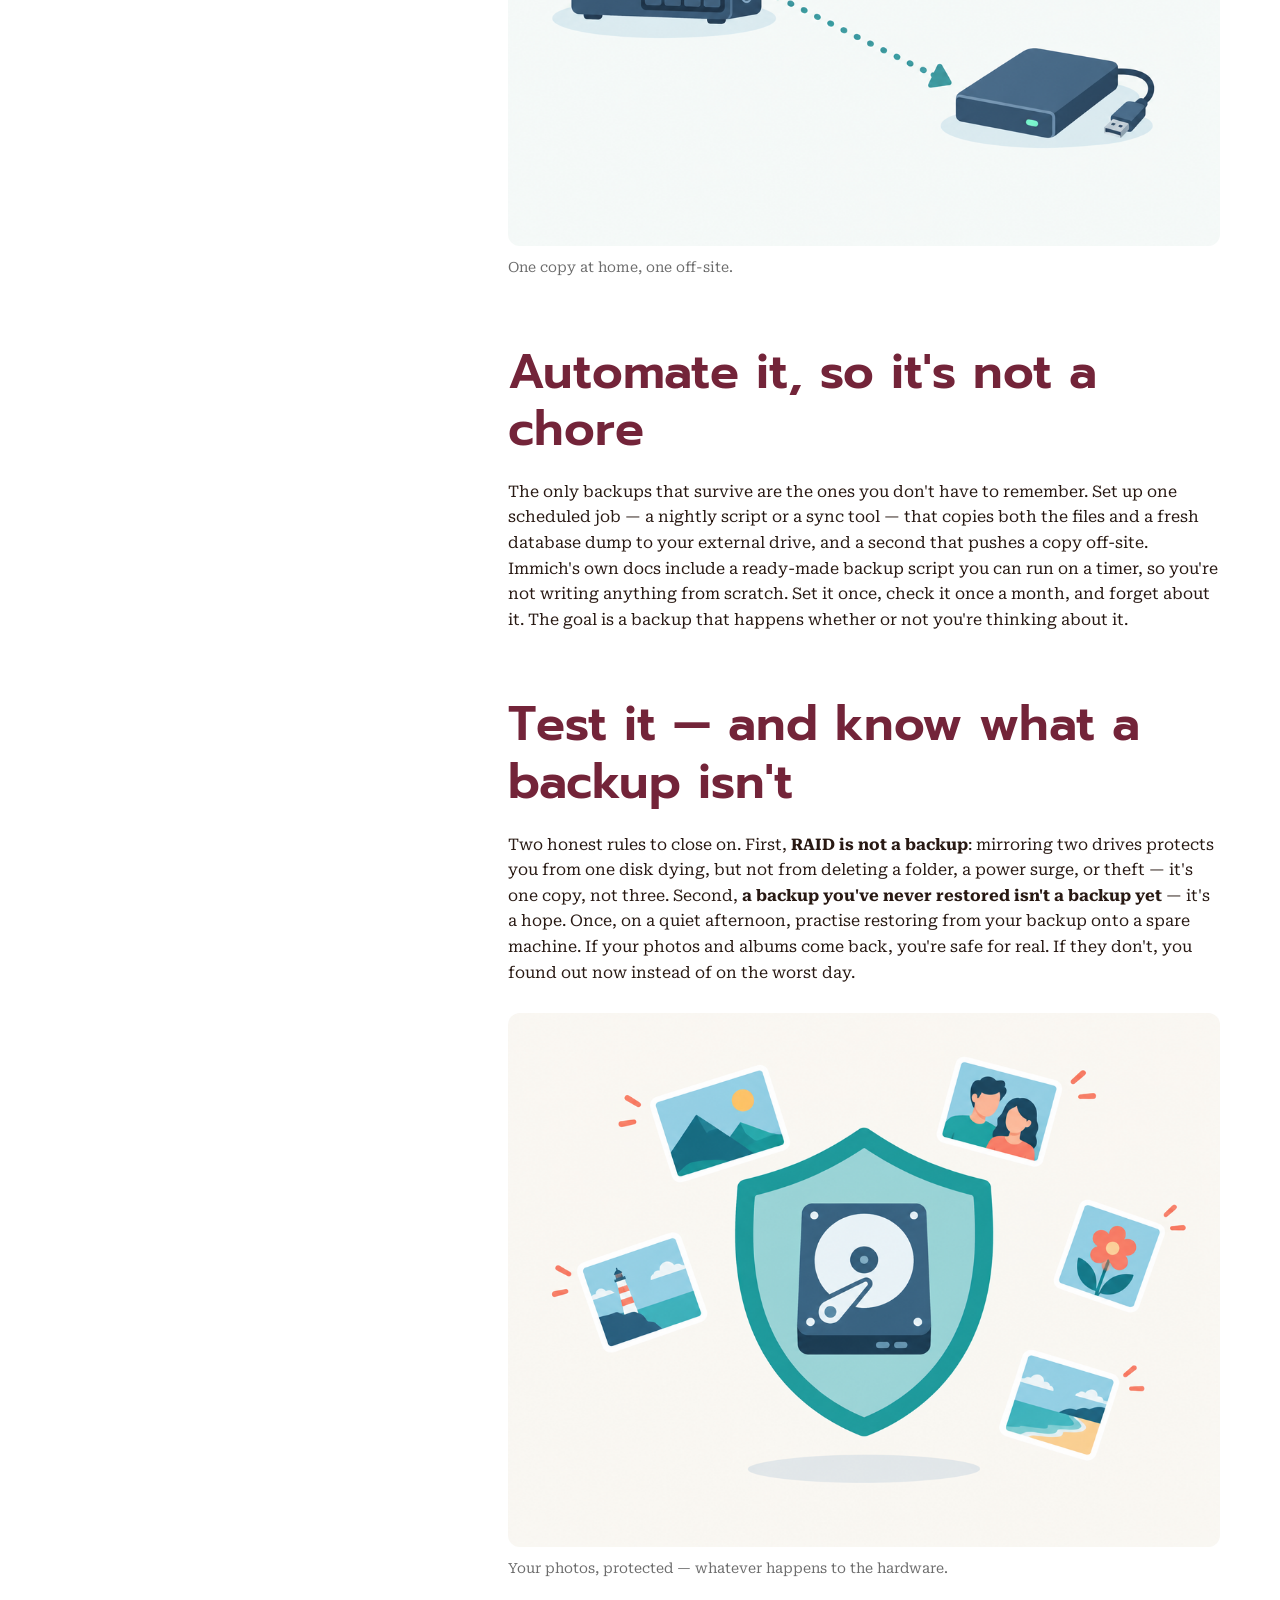
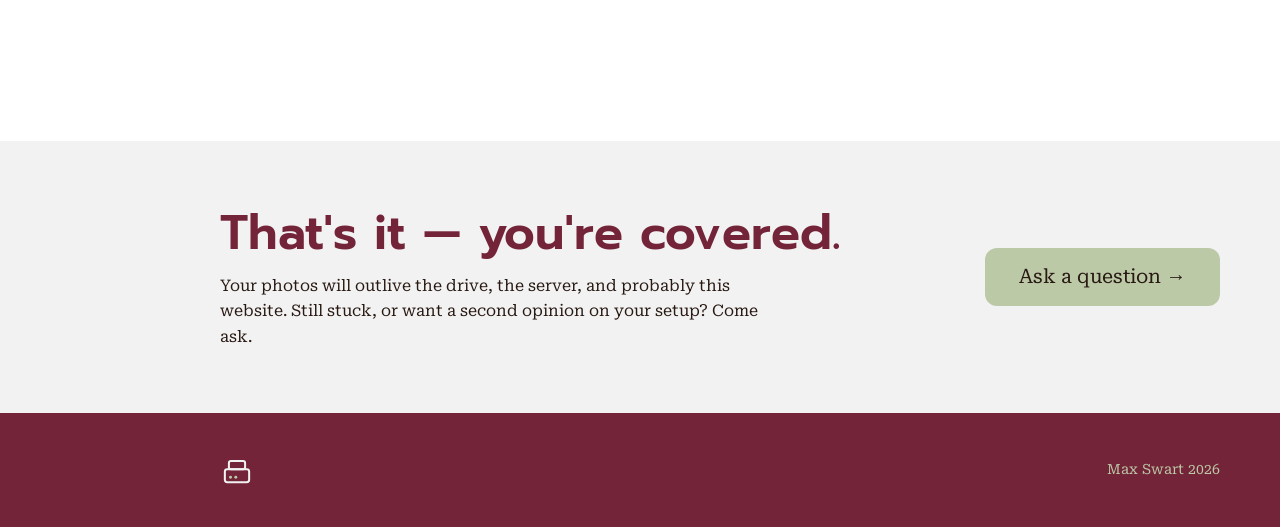
<file: keep-them-safe.html>
<!DOCTYPE html>
<html lang="en">
<head>
  <meta charset="UTF-8" />
  <meta name="viewport" content="width=1440" />
  <title>Keep Them Safe — Host It Yourself</title>
  <link rel="preconnect" href="https://fonts.googleapis.com" />
  <link rel="preconnect" href="https://fonts.gstatic.com" crossorigin />
  <link href="https://fonts.googleapis.com/css2?family=Prompt:ital,wght@0,100;0,200;0,300;0,400;0,500;0,600;0,700;0,800;0,900;1,100;1,200;1,300;1,400;1,500;1,600;1,700;1,800;1,900&display=swap" rel="stylesheet" />
  <link href="https://fonts.googleapis.com/css2?family=Roboto+Serif:ital,opsz,wght@0,8..144,100..900;1,8..144,100..900&display=swap" rel="stylesheet" />
  <link rel="stylesheet" href="style.css" />
</head>
<body>
  <div class="page">

    <!-- ================= HEADER (detail: shorter, dark green) ================= -->
    <header class="site-header detail">
      <div class="header-inner">
        <a class="logo" href="index.html" aria-label="Host It Yourself — home">
          <svg width="34" height="34" viewBox="0 0 42 42" fill="none" aria-hidden="true">
            <rect x="6" y="20" width="30" height="16" rx="3" stroke="#F2F2F2" stroke-width="2.5"/>
            <rect x="11" y="10" width="20" height="10" rx="2.5" stroke="#F2F2F2" stroke-width="2.5"/>
            <circle cx="13" cy="30" r="1.8" fill="#BCC9A7"/>
            <circle cx="19.5" cy="30" r="1.8" fill="#BCC9A7"/>
          </svg>
        </a>
        <nav class="nav" aria-label="Primary">
          <a href="meet-immich.html">Meet Immich</a>
          <a href="requirements.html">Requirements</a>
          <a href="getting-started.html">Getting Started</a>
          <a href="keep-them-safe.html" class="active" aria-current="page">Keep Them Safe</a>
          <a class="btn btn-contact" href="contact.html">Contact</a>
        </nav>
      </div>
    </header>

    <!-- ================= HERO ================= -->
    <section class="detail-hero">
      <div class="detail-hero-inner">
        <div class="detail-hero-text">
          <h1>Keep them safe</h1>
          <p>Two things are true at once. Your photos are now safer than they've ever been — they're yours, on your hardware, not rented from a company that can change the rules. And your new server is one failed drive away from taking all of them with it, unless you plan for it. This is the part most beginner guides skip, so let's do it properly.</p>
        </div>
        <div class="detail-hero-media">
          <img src="images/ks-01-321-rule.png" alt="Three identical photo archives in a row, labelled 3, 2 and 1." />
        </div>
      </div>
    </section>

    <!-- ================= BODY: sticky Content + main ================= -->
    <section class="detail-body">
      <div class="detail-body-inner">

        <aside class="toc" aria-label="On this page">
          <p class="toc-title">Content</p>
          <ul>
            <li><a href="#rule">The 3-2-1 rule</a></li>
            <li><a href="#what">What to back up</a></li>
            <li><a href="#automate">Automate it</a></li>
            <li><a href="#test">Test your backup</a></li>
          </ul>
        </aside>

        <div class="content">
          <section id="rule">
            <h2>The rule that does all the work: 3-2-1</h2>
            <p>Almost everything you need to know fits in three numbers. Keep <strong>3</strong> copies of your photos, on <strong>2</strong> different kinds of storage, with <strong>1</strong> copy somewhere off-site. In practice that means: the originals on your server, a second copy on an external drive you plug in now and then, and a third copy that lives somewhere else entirely — a cloud service, or a friend's house. Any single failure — a dead disk, a spilled drink, a burglary, a house fire — can only ever take out one of the three. That's the whole idea, and it's the difference between "annoying" and "unrecoverable".</p>
          </section>

          <section id="what">
            <h2>What "your photos" actually means in Immich</h2>
            <p>Here's the bit that trips people up. Immich stores your library in two separate places, and you need <strong>both</strong>: the photo and video files themselves (in your upload location), and the database, which holds all the <em>metadata</em> — which file is which, your albums, your faces, your edits. Back up only the files and you'll restore a messy pile of images with no albums and no names. Back up only the database and you'll restore an index pointing at photos that aren't there. The good news: Immich already backs up its database automatically — daily by default, keeping the last 14 — and you can change that in the admin settings. Just remember those database dumps hold metadata only, never the photos themselves.</p>
            <figure class="figure">
              <img src="images/ks-02-backup-flow.png" alt="A home server copying its photos out to an external hard drive and to a cloud." />
              <figcaption>One copy at home, one off-site.</figcaption>
            </figure>
          </section>

          <section id="automate">
            <h2>Automate it, so it's not a chore</h2>
            <p>The only backups that survive are the ones you don't have to remember. Set up one scheduled job — a nightly script or a sync tool — that copies both the files and a fresh database dump to your external drive, and a second that pushes a copy off-site. Immich's own docs include a ready-made backup script you can run on a timer, so you're not writing anything from scratch. Set it once, check it once a month, and forget about it. The goal is a backup that happens whether or not you're thinking about it.</p>
          </section>

          <section id="test">
            <h2>Test it — and know what a backup isn't</h2>
            <p>Two honest rules to close on. First, <strong>RAID is not a backup</strong>: mirroring two drives protects you from one disk dying, but not from deleting a folder, a power surge, or theft — it's one copy, not three. Second, <strong>a backup you've never restored isn't a backup yet</strong> — it's a hope. Once, on a quiet afternoon, practise restoring from your backup onto a spare machine. If your photos and albums come back, you're safe for real. If they don't, you found out now instead of on the worst day.</p>
            <figure class="figure">
              <img src="images/ks-03-protected-drive.png" alt="A hard drive held inside a shield, with photo prints safe around it." />
              <figcaption>Your photos, protected — whatever happens to the hardware.</figcaption>
            </figure>
          </section>
        </div>

      </div>
    </section>

    <!-- ================= CLOSING CTA ================= -->
    <section class="cta-band">
      <div class="cta-band-inner">
        <div>
          <h2>That's it — you're covered.</h2>
          <p>Your photos will outlive the drive, the server, and probably this website. Still stuck, or want a second opinion on your setup? Come ask.</p>
        </div>
        <a class="btn btn-primary" href="contact.html">Ask a question →</a>
      </div>
    </section>

    <!-- ================= FOOTER ================= -->
    <footer class="site-footer">
      <div class="footer-inner">
        <a class="logo" href="index.html" aria-label="Host It Yourself — home">
          <svg width="34" height="34" viewBox="0 0 42 42" fill="none" aria-hidden="true">
            <rect x="6" y="20" width="30" height="16" rx="3" stroke="#F2F2F2" stroke-width="2.5"/>
            <rect x="11" y="10" width="20" height="10" rx="2.5" stroke="#F2F2F2" stroke-width="2.5"/>
            <circle cx="13" cy="30" r="1.8" fill="#BCC9A7"/>
            <circle cx="19.5" cy="30" r="1.8" fill="#BCC9A7"/>
          </svg>
        </a>
        <p class="small footer-copy">Max Swart 2026</p>
      </div>
    </footer>

  </div>
</body>
</html>
</file>
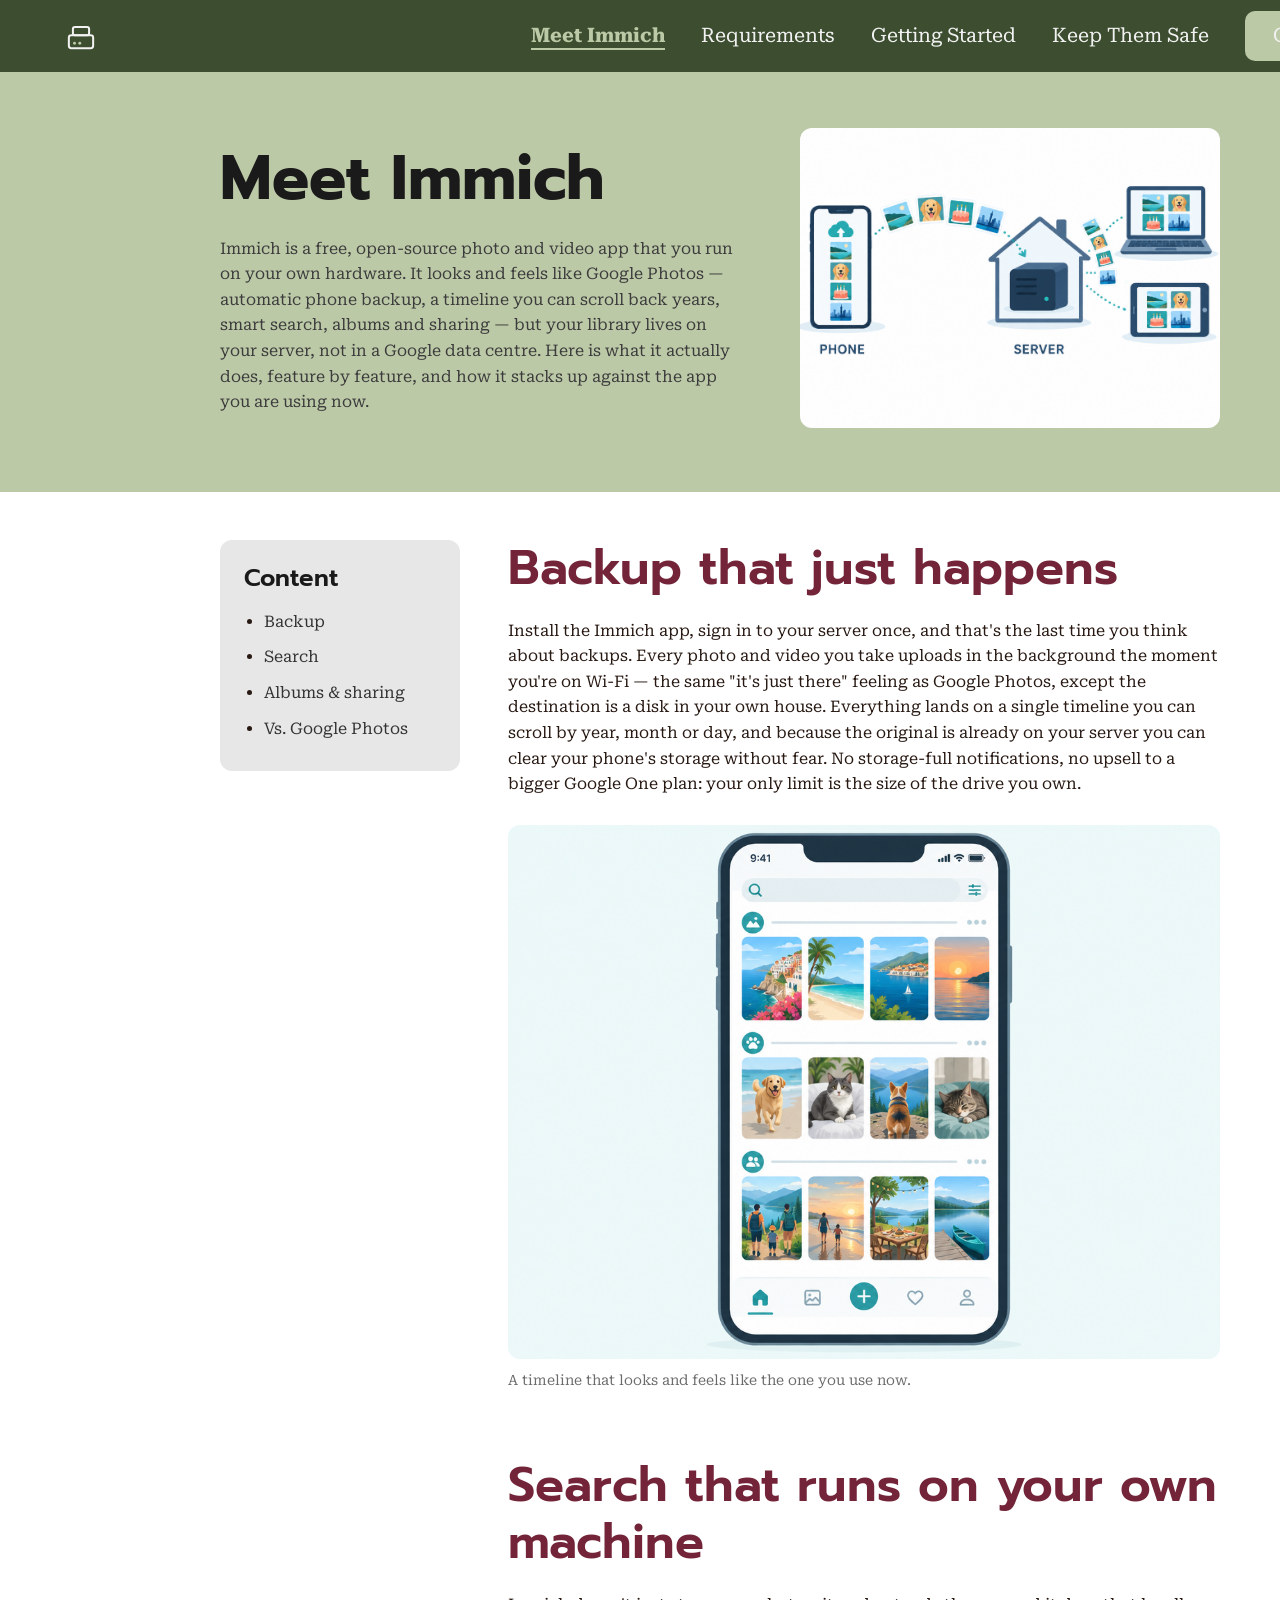
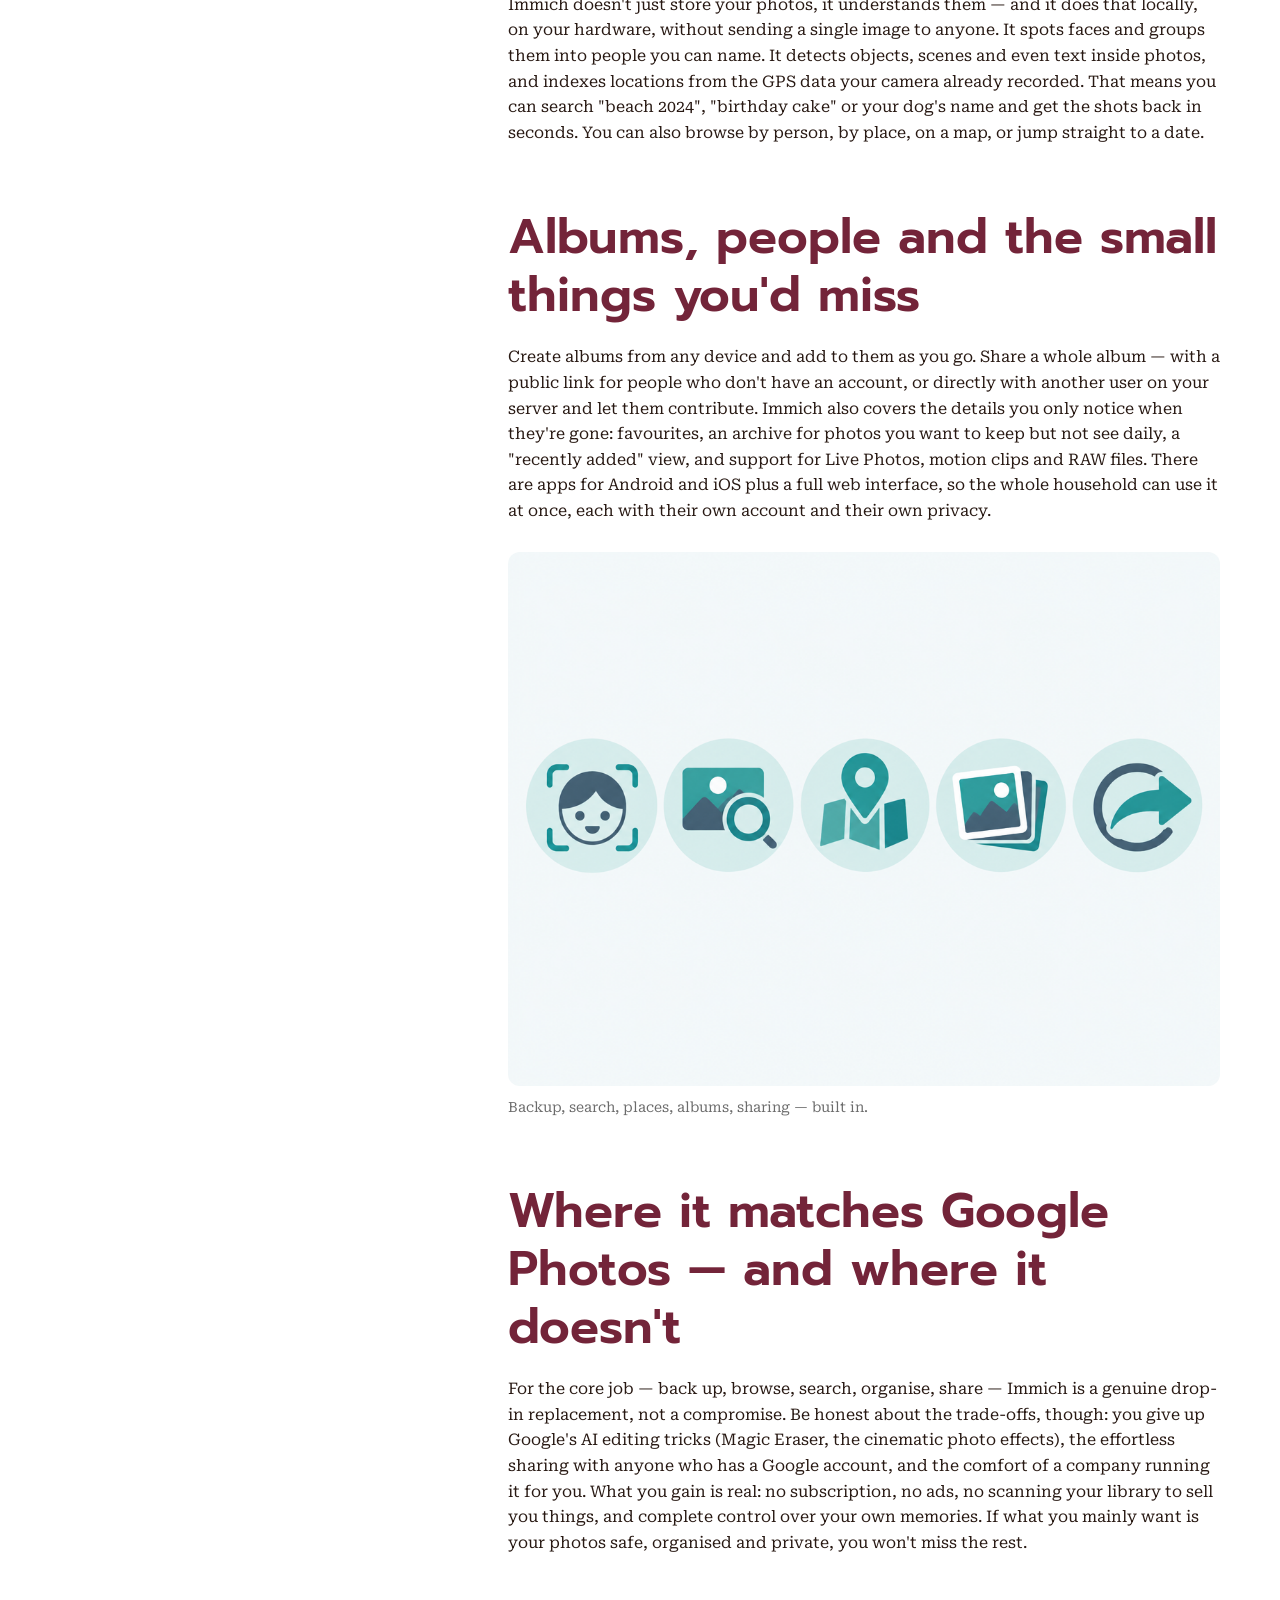
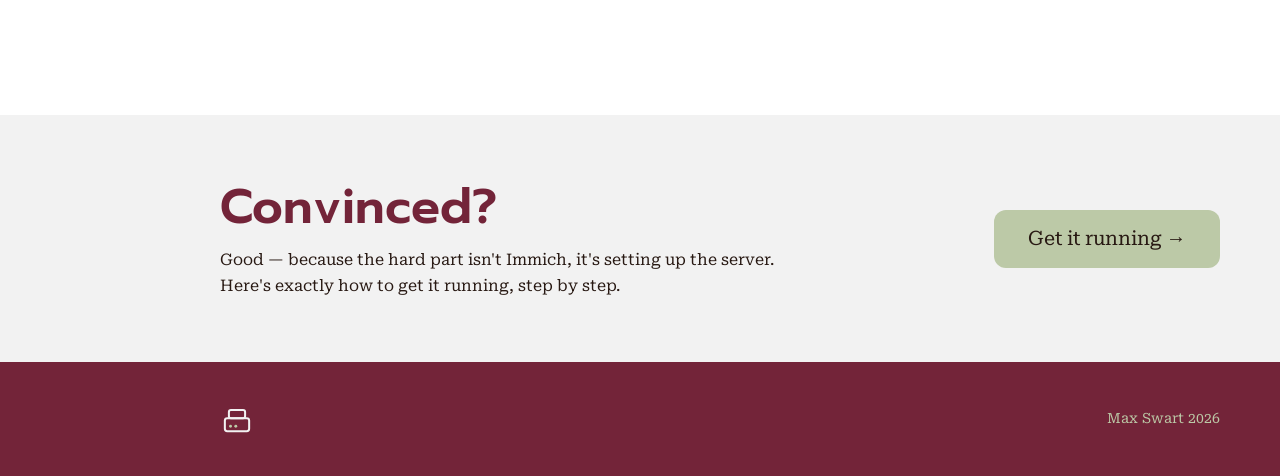
<file: meet-immich.html>
<!DOCTYPE html>
<html lang="en">
<head>
  <meta charset="UTF-8" />
  <meta name="viewport" content="width=1440" />
  <title>Meet Immich — Host It Yourself</title>
  <link rel="preconnect" href="https://fonts.googleapis.com" />
  <link rel="preconnect" href="https://fonts.gstatic.com" crossorigin />
  <link href="https://fonts.googleapis.com/css2?family=Prompt:ital,wght@0,100;0,200;0,300;0,400;0,500;0,600;0,700;0,800;0,900;1,100;1,200;1,300;1,400;1,500;1,600;1,700;1,800;1,900&display=swap" rel="stylesheet" />
  <link href="https://fonts.googleapis.com/css2?family=Roboto+Serif:ital,opsz,wght@0,8..144,100..900;1,8..144,100..900&display=swap" rel="stylesheet" />
  <link rel="stylesheet" href="style.css" />
</head>
<body>
  <div class="page">

    <!-- ================= HEADER (detail: shorter, dark green) ================= -->
    <header class="site-header detail">
      <div class="header-inner">
        <a class="logo" href="index.html" aria-label="Host It Yourself — home">
          <svg width="34" height="34" viewBox="0 0 42 42" fill="none" aria-hidden="true">
            <rect x="6" y="20" width="30" height="16" rx="3" stroke="#F2F2F2" stroke-width="2.5"/>
            <rect x="11" y="10" width="20" height="10" rx="2.5" stroke="#F2F2F2" stroke-width="2.5"/>
            <circle cx="13" cy="30" r="1.8" fill="#BCC9A7"/>
            <circle cx="19.5" cy="30" r="1.8" fill="#BCC9A7"/>
          </svg>
        </a>
        <nav class="nav" aria-label="Primary">
          <a href="meet-immich.html" class="active" aria-current="page">Meet Immich</a>
          <a href="requirements.html">Requirements</a>
          <a href="getting-started.html">Getting Started</a>
          <a href="keep-them-safe.html">Keep Them Safe</a>
          <a class="btn btn-contact" href="contact.html">Contact</a>
        </nav>
      </div>
    </header>

    <!-- ================= HERO ================= -->
    <section class="detail-hero">
      <div class="detail-hero-inner">
        <div class="detail-hero-text">
          <h1>Meet Immich</h1>
          <p>Immich is a free, open-source photo and video app that you run on your own hardware. It looks and feels like Google Photos — automatic phone backup, a timeline you can scroll back years, smart search, albums and sharing — but your library lives on your server, not in a Google data centre. Here is what it actually does, feature by feature, and how it stacks up against the app you are using now.</p>
        </div>
        <div class="detail-hero-media">
          <img src="images/01-autoupload-flow.png" alt="A phone sending photos along a dotted path to a home server, then to a laptop and tablet." />
        </div>
      </div>
    </section>

    <!-- ================= BODY: sticky Content + main ================= -->
    <section class="detail-body">
      <div class="detail-body-inner">

        <aside class="toc" aria-label="On this page">
          <p class="toc-title">Content</p>
          <ul>
            <li><a href="#backup">Backup</a></li>
            <li><a href="#search">Search</a></li>
            <li><a href="#albums">Albums &amp; sharing</a></li>
            <li><a href="#vs">Vs. Google Photos</a></li>
          </ul>
        </aside>

        <div class="content">
          <section id="backup">
            <h2>Backup that just happens</h2>
            <p>Install the Immich app, sign in to your server once, and that's the last time you think about backups. Every photo and video you take uploads in the background the moment you're on Wi-Fi — the same "it's just there" feeling as Google Photos, except the destination is a disk in your own house. Everything lands on a single timeline you can scroll by year, month or day, and because the original is already on your server you can clear your phone's storage without fear. No storage-full notifications, no upsell to a bigger Google One plan: your only limit is the size of the drive you own.</p>
            <figure class="figure">
              <img src="images/02-timeline-app.png" alt="The Immich timeline on a phone: a grid of holiday, pet and family photos under a search bar." />
              <figcaption>A timeline that looks and feels like the one you use now.</figcaption>
            </figure>
          </section>

          <section id="search">
            <h2>Search that runs on your own machine</h2>
            <p>Immich doesn't just store your photos, it understands them — and it does that locally, on your hardware, without sending a single image to anyone. It spots faces and groups them into people you can name. It detects objects, scenes and even text inside photos, and indexes locations from the GPS data your camera already recorded. That means you can search "beach 2024", "birthday cake" or your dog's name and get the shots back in seconds. You can also browse by person, by place, on a map, or jump straight to a date.</p>
          </section>

          <section id="albums">
            <h2>Albums, people and the small things you'd miss</h2>
            <p>Create albums from any device and add to them as you go. Share a whole album — with a public link for people who don't have an account, or directly with another user on your server and let them contribute. Immich also covers the details you only notice when they're gone: favourites, an archive for photos you want to keep but not see daily, a "recently added" view, and support for Live Photos, motion clips and RAW files. There are apps for Android and iOS plus a full web interface, so the whole household can use it at once, each with their own account and their own privacy.</p>
            <figure class="figure">
              <img src="images/03-feature-icons.png" alt="Five icons in a row for Immich's features: face recognition, search, places, albums and sharing." />
              <figcaption>Backup, search, places, albums, sharing — built in.</figcaption>
            </figure>
          </section>

          <section id="vs">
            <h2>Where it matches Google Photos — and where it doesn't</h2>
            <p>For the core job — back up, browse, search, organise, share — Immich is a genuine drop-in replacement, not a compromise. Be honest about the trade-offs, though: you give up Google's AI editing tricks (Magic Eraser, the cinematic photo effects), the effortless sharing with anyone who has a Google account, and the comfort of a company running it for you. What you gain is real: no subscription, no ads, no scanning your library to sell you things, and complete control over your own memories. If what you mainly want is your photos safe, organised and private, you won't miss the rest.</p>
          </section>
        </div>

      </div>
    </section>

    <!-- ================= CLOSING CTA ================= -->
    <section class="cta-band">
      <div class="cta-band-inner">
        <div>
          <h2>Convinced?</h2>
          <p>Good — because the hard part isn't Immich, it's setting up the server. Here's exactly how to get it running, step by step.</p>
        </div>
        <a class="btn btn-primary" href="getting-started.html">Get it running →</a>
      </div>
    </section>

    <!-- ================= FOOTER ================= -->
    <footer class="site-footer">
      <div class="footer-inner">
        <a class="logo" href="index.html" aria-label="Host It Yourself — home">
          <svg width="34" height="34" viewBox="0 0 42 42" fill="none" aria-hidden="true">
            <rect x="6" y="20" width="30" height="16" rx="3" stroke="#F2F2F2" stroke-width="2.5"/>
            <rect x="11" y="10" width="20" height="10" rx="2.5" stroke="#F2F2F2" stroke-width="2.5"/>
            <circle cx="13" cy="30" r="1.8" fill="#BCC9A7"/>
            <circle cx="19.5" cy="30" r="1.8" fill="#BCC9A7"/>
          </svg>
        </a>
        <p class="small footer-copy">Max Swart 2026</p>
      </div>
    </footer>

  </div>
</body>
</html>
</file>
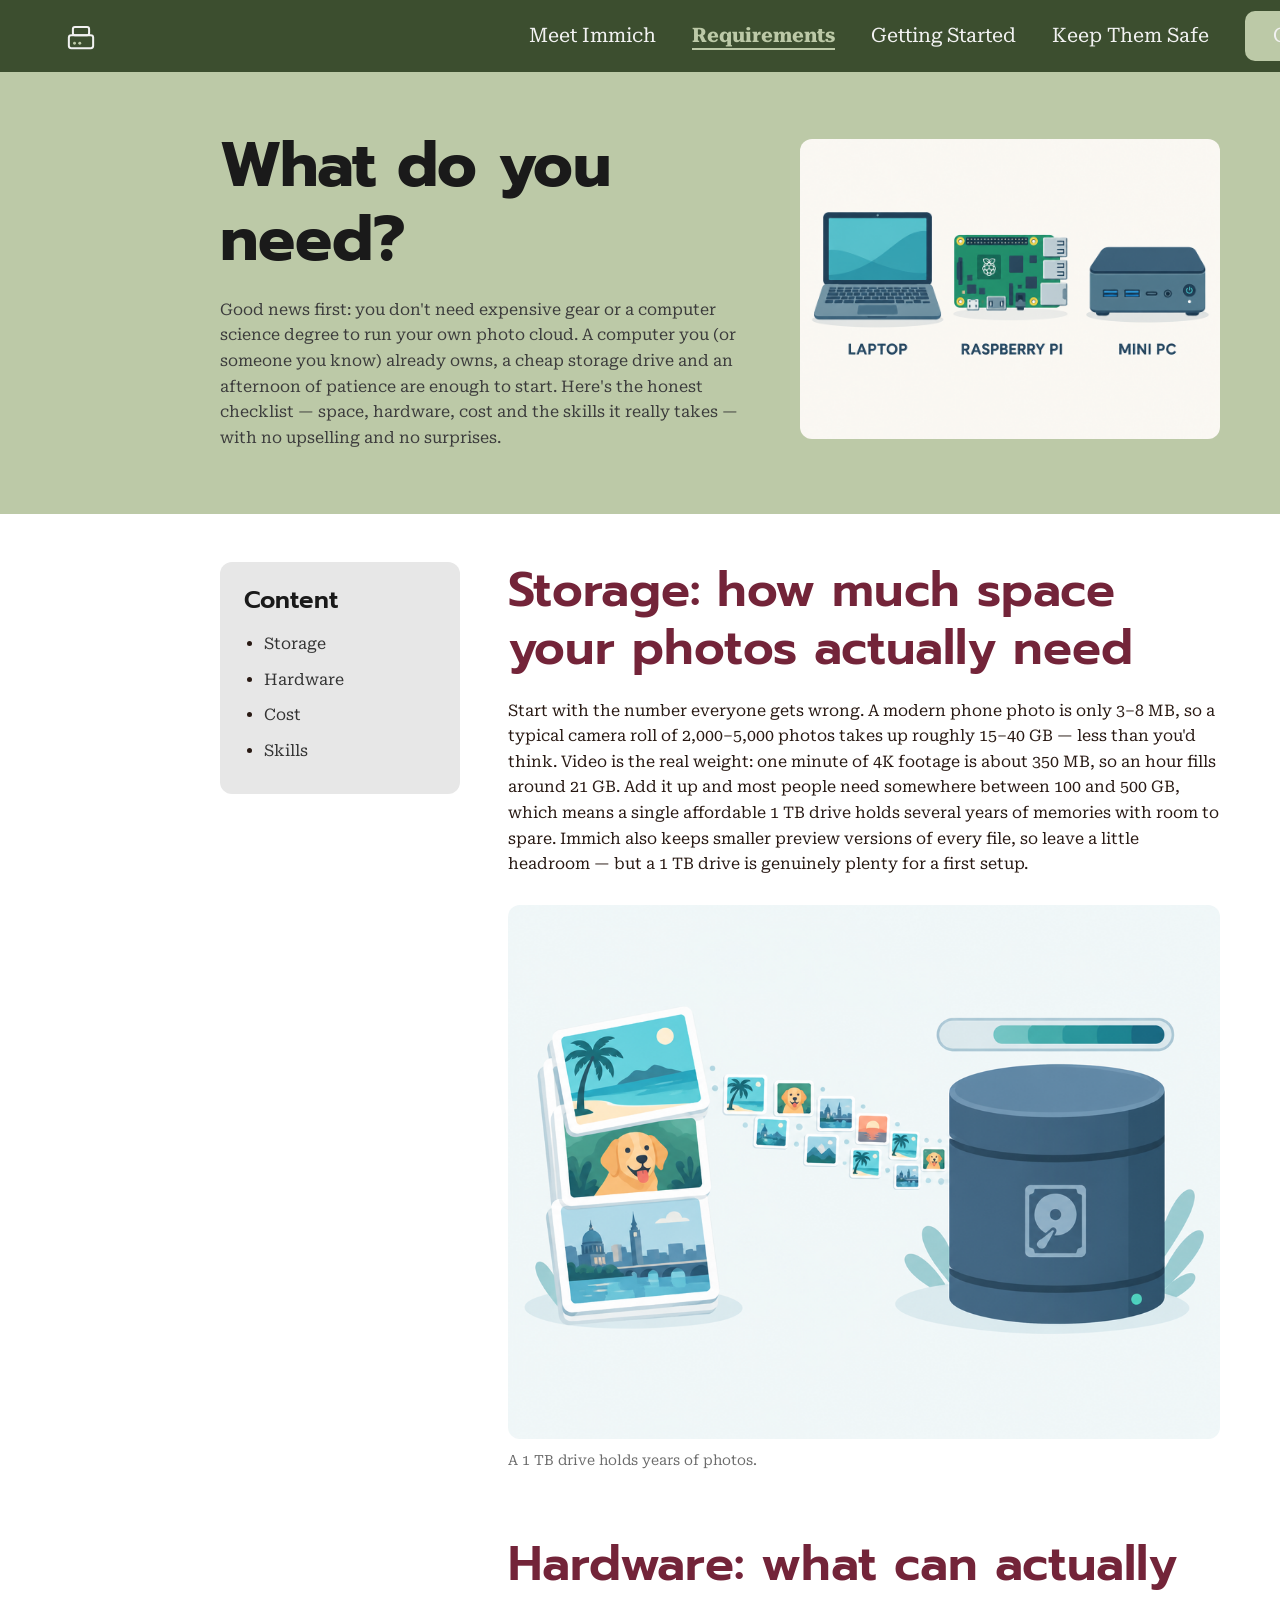
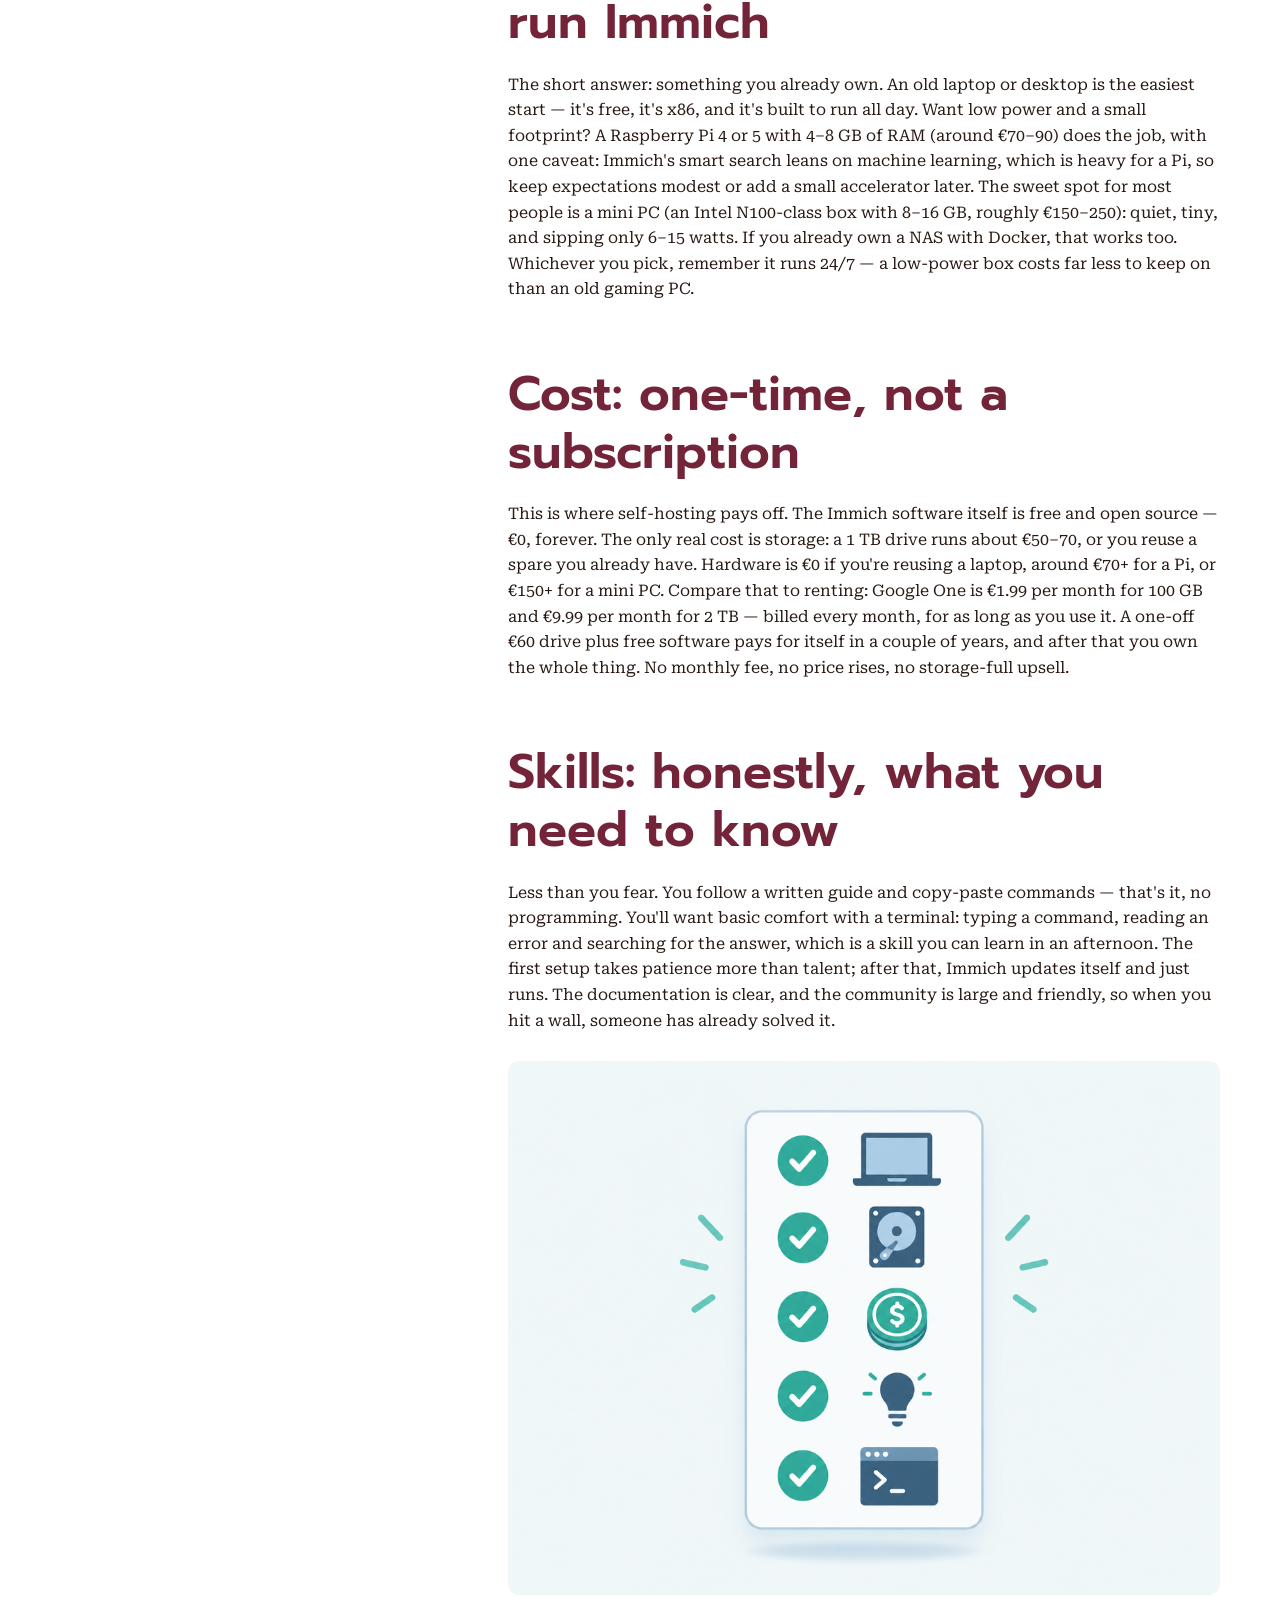
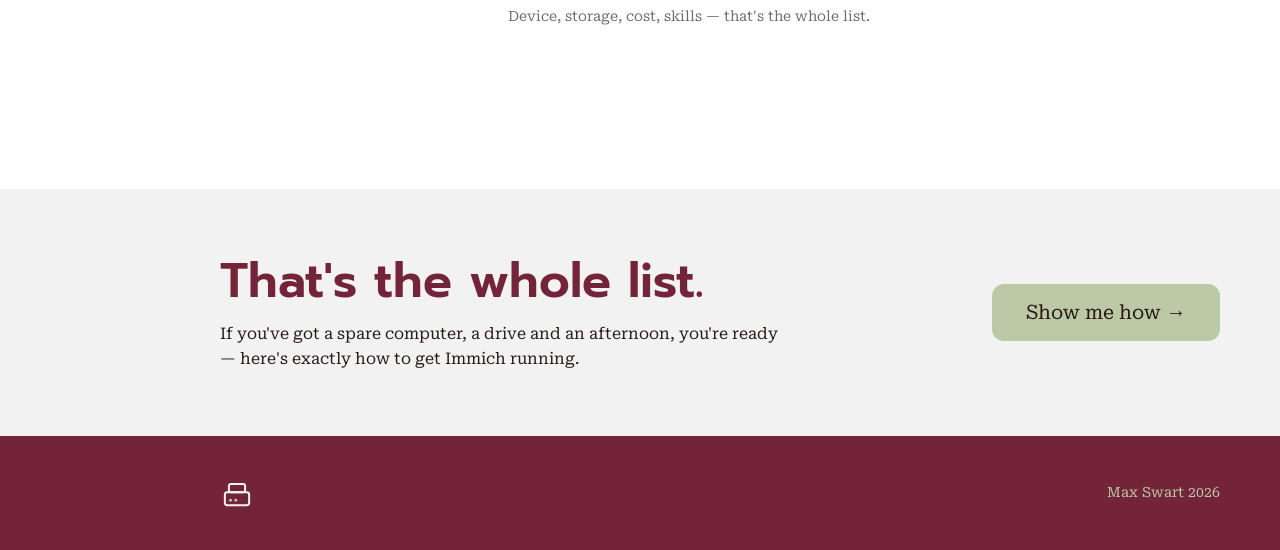
<file: requirements.html>
<!DOCTYPE html>
<html lang="en">
<head>
  <meta charset="UTF-8" />
  <meta name="viewport" content="width=1440" />
  <title>Requirements — Host It Yourself</title>
  <link rel="preconnect" href="https://fonts.googleapis.com" />
  <link rel="preconnect" href="https://fonts.gstatic.com" crossorigin />
  <link href="https://fonts.googleapis.com/css2?family=Prompt:ital,wght@0,100;0,200;0,300;0,400;0,500;0,600;0,700;0,800;0,900;1,100;1,200;1,300;1,400;1,500;1,600;1,700;1,800;1,900&display=swap" rel="stylesheet" />
  <link href="https://fonts.googleapis.com/css2?family=Roboto+Serif:ital,opsz,wght@0,8..144,100..900;1,8..144,100..900&display=swap" rel="stylesheet" />
  <link rel="stylesheet" href="style.css" />
</head>
<body>
  <div class="page">

    <!-- ================= HEADER (detail: shorter, dark green) ================= -->
    <header class="site-header detail">
      <div class="header-inner">
        <a class="logo" href="index.html" aria-label="Host It Yourself — home">
          <svg width="34" height="34" viewBox="0 0 42 42" fill="none" aria-hidden="true">
            <rect x="6" y="20" width="30" height="16" rx="3" stroke="#F2F2F2" stroke-width="2.5"/>
            <rect x="11" y="10" width="20" height="10" rx="2.5" stroke="#F2F2F2" stroke-width="2.5"/>
            <circle cx="13" cy="30" r="1.8" fill="#BCC9A7"/>
            <circle cx="19.5" cy="30" r="1.8" fill="#BCC9A7"/>
          </svg>
        </a>
        <nav class="nav" aria-label="Primary">
          <a href="meet-immich.html">Meet Immich</a>
          <a href="requirements.html" class="active" aria-current="page">Requirements</a>
          <a href="getting-started.html">Getting Started</a>
          <a href="keep-them-safe.html">Keep Them Safe</a>
          <a class="btn btn-contact" href="contact.html">Contact</a>
        </nav>
      </div>
    </header>

    <!-- ================= HERO ================= -->
    <section class="detail-hero">
      <div class="detail-hero-inner">
        <div class="detail-hero-text">
          <h1>What do you need?</h1>
          <p>Good news first: you don't need expensive gear or a computer science degree to run your own photo cloud. A computer you (or someone you know) already owns, a cheap storage drive and an afternoon of patience are enough to start. Here's the honest checklist — space, hardware, cost and the skills it really takes — with no upselling and no surprises.</p>
        </div>
        <div class="detail-hero-media">
          <img src="images/req-01-hardware-options.png" alt="Three computers in a row — an old laptop, a Raspberry Pi and a mini PC — each labelled." />
        </div>
      </div>
    </section>

    <!-- ================= BODY: sticky Content + main ================= -->
    <section class="detail-body">
      <div class="detail-body-inner">

        <aside class="toc" aria-label="On this page">
          <p class="toc-title">Content</p>
          <ul>
            <li><a href="#storage">Storage</a></li>
            <li><a href="#hardware">Hardware</a></li>
            <li><a href="#cost">Cost</a></li>
            <li><a href="#skills">Skills</a></li>
          </ul>
        </aside>

        <div class="content">
          <section id="storage">
            <h2>Storage: how much space your photos actually need</h2>
            <p>Start with the number everyone gets wrong. A modern phone photo is only 3–8&nbsp;MB, so a typical camera roll of 2,000–5,000 photos takes up roughly 15–40&nbsp;GB — less than you'd think. Video is the real weight: one minute of 4K footage is about 350&nbsp;MB, so an hour fills around 21&nbsp;GB. Add it up and most people need somewhere between 100 and 500&nbsp;GB, which means a single affordable 1&nbsp;TB drive holds several years of memories with room to spare. Immich also keeps smaller preview versions of every file, so leave a little headroom — but a 1&nbsp;TB drive is genuinely plenty for a first setup.</p>
            <figure class="figure">
              <img src="images/req-02-storage-math.png" alt="A stack of photos flowing into a hard drive, with a storage bar filling up." />
              <figcaption>A 1 TB drive holds years of photos.</figcaption>
            </figure>
          </section>

          <section id="hardware">
            <h2>Hardware: what can actually run Immich</h2>
            <p>The short answer: something you already own. An old laptop or desktop is the easiest start — it's free, it's x86, and it's built to run all day. Want low power and a small footprint? A Raspberry Pi 4 or 5 with 4–8&nbsp;GB of RAM (around €70–90) does the job, with one caveat: Immich's smart search leans on machine learning, which is heavy for a Pi, so keep expectations modest or add a small accelerator later. The sweet spot for most people is a mini PC (an Intel N100-class box with 8–16&nbsp;GB, roughly €150–250): quiet, tiny, and sipping only 6–15 watts. If you already own a NAS with Docker, that works too. Whichever you pick, remember it runs 24/7 — a low-power box costs far less to keep on than an old gaming PC.</p>
          </section>

          <section id="cost">
            <h2>Cost: one-time, not a subscription</h2>
            <p>This is where self-hosting pays off. The Immich software itself is free and open source — €0, forever. The only real cost is storage: a 1&nbsp;TB drive runs about €50–70, or you reuse a spare you already have. Hardware is €0 if you're reusing a laptop, around €70+ for a Pi, or €150+ for a mini PC. Compare that to renting: Google One is €1.99 per month for 100&nbsp;GB and €9.99 per month for 2&nbsp;TB — billed every month, for as long as you use it. A one-off €60 drive plus free software pays for itself in a couple of years, and after that you own the whole thing. No monthly fee, no price rises, no storage-full upsell.</p>
          </section>

          <section id="skills">
            <h2>Skills: honestly, what you need to know</h2>
            <p>Less than you fear. You follow a written guide and copy-paste commands — that's it, no programming. You'll want basic comfort with a terminal: typing a command, reading an error and searching for the answer, which is a skill you can learn in an afternoon. The first setup takes patience more than talent; after that, Immich updates itself and just runs. The documentation is clear, and the community is large and friendly, so when you hit a wall, someone has already solved it.</p>
            <figure class="figure">
              <img src="images/req-03-checklist.png" alt="A checklist with five ticked items: a laptop, a hard drive, a coin, a lightbulb and a terminal window." />
              <figcaption>Device, storage, cost, skills — that's the whole list.</figcaption>
            </figure>
          </section>
        </div>

      </div>
    </section>

    <!-- ================= CLOSING CTA ================= -->
    <section class="cta-band">
      <div class="cta-band-inner">
        <div>
          <h2>That's the whole list.</h2>
          <p>If you've got a spare computer, a drive and an afternoon, you're ready — here's exactly how to get Immich running.</p>
        </div>
        <a class="btn btn-primary" href="getting-started.html">Show me how →</a>
      </div>
    </section>

    <!-- ================= FOOTER ================= -->
    <footer class="site-footer">
      <div class="footer-inner">
        <a class="logo" href="index.html" aria-label="Host It Yourself — home">
          <svg width="34" height="34" viewBox="0 0 42 42" fill="none" aria-hidden="true">
            <rect x="6" y="20" width="30" height="16" rx="3" stroke="#F2F2F2" stroke-width="2.5"/>
            <rect x="11" y="10" width="20" height="10" rx="2.5" stroke="#F2F2F2" stroke-width="2.5"/>
            <circle cx="13" cy="30" r="1.8" fill="#BCC9A7"/>
            <circle cx="19.5" cy="30" r="1.8" fill="#BCC9A7"/>
          </svg>
        </a>
        <p class="small footer-copy">Max Swart 2026</p>
      </div>
    </footer>

  </div>
</body>
</html>
</file>
<file: style.css>
/* =========================================================================
   Host It Yourself — site styles
   Desktop only · fixed 1440px · NOT responsive (by request)
   Palette from Max's Figma mockup · Fonts: Prompt (headings) + Roboto Serif
   ========================================================================= */

:root {
  --primary:        #732439; /* Primary Colour          — hero, footer             */
  --secondary:      #3C4E2F; /* Secondary Colour        — dark band, detail header  */
  --text-secondary: #BCC9A7; /* Text Secondary Colour   — buttons, sage hero band   */
  --bg:             #F2F2F2; /* Background Colour                                  */
  --bright-text:    #734636; /* Bright Text Colour                                 */
  --text:           #281913; /* Text Colour                                        */

  --sage:           #BCC9A7; /* detail-page hero band (from Max's example)         */
  --ink:            #1A1A1A;

  --font-head: "Prompt", sans-serif;
  --font-body: "Roboto Serif", serif;
}

* { box-sizing: border-box; margin: 0; padding: 0; }

html { font-size: 16px; }

body {
  background: var(--bg);
  color: var(--text);
  font-family: var(--font-body);
  font-size: 16px;
  line-height: 160%;
  -webkit-font-smoothing: antialiased;
}

.page { width: 1440px; margin: 0 auto; background: var(--bg); }

/* ---------- Type scale (exactly as specified) ---------- */
h1 { font-family: var(--font-head); font-size: 3.875rem; line-height: 120%; font-weight: 700; }
h2 { font-family: var(--font-head); font-size: 3rem;     line-height: 120%; font-weight: 600; }
h3 { font-family: var(--font-head); font-size: 2.5rem;   line-height: 120%; font-weight: 600; }

.small { font-size: 0.875rem; line-height: 170%; }
.large { font-size: 20px;     line-height: 160%; }
p      { font-size: 16px;     line-height: 160%; }

a { text-decoration: none; color: inherit; }
img { display: block; }

/* ---------- Buttons ---------- */
.btn {
  display: inline-block;
  font-family: var(--font-body);
  border-radius: 10px;
  transition: opacity .15s ease;
}
.btn:hover { opacity: .88; }

.btn-contact {
  background: var(--text-secondary);
  color: var(--text);
  font-size: 20px;
  padding: 12px 28px;
}

.btn-primary {
  background: var(--text-secondary);
  color: var(--text);
  font-size: 20px;
  padding: 16px 34px;
  border-radius: 12px;
}

/* ================= HEADER ================= */
.site-header { background: var(--primary); }
.header-inner {
  height: 112px;
  padding: 0 64px;
  display: flex;
  align-items: center;
  justify-content: space-between;
}
.logo { display: flex; align-items: center; }

.nav { display: flex; align-items: center; gap: 36px; }
.nav a {
  color: #F2F2F2;
  font-family: var(--font-body);
  font-size: 20px;
}
.nav a:not(.btn):hover { color: var(--text-secondary); }
.nav a.active {
  color: var(--text-secondary);
  font-weight: 700;
  text-decoration: underline;
  text-underline-offset: 6px;
}

/* --- Detail-page header: shorter + a different colour --- */
.site-header.detail { background: var(--secondary); }
.site-header.detail .header-inner { height: 72px; }
.site-header.detail .nav a.active { color: var(--sage); }

/* ================= HOMEPAGE HERO ================= */
.hero { background: var(--primary); padding: 80px 0 96px; }
.hero-inner {
  width: 1000px;
  margin: 0 auto;
  display: flex;
  align-items: center;
  gap: 72px;
}
.hero-text { flex: 1 1 auto; }
.hero h1 { color: #FFFFFF; margin-bottom: 28px; }
.hero-lead {
  color: #EDE6E6;
  font-size: 20px;
  line-height: 160%;
  max-width: 560px;
  margin-bottom: 40px;
}
.hero-media { flex: 0 0 400px; }
.hero-media img {
  width: 400px;
  height: 380px;
  object-fit: cover;
  border-radius: 16px;
}

/* ================= DETAIL-PAGE HERO ================= */
.detail-hero { background: var(--sage); padding: 56px 0 64px; }
.detail-hero-inner {
  width: 1000px;
  margin: 0 auto;
  display: flex;
  align-items: center;
  gap: 56px;
}
.detail-hero-text { flex: 1 1 auto; }
.detail-hero h1 { color: var(--ink); margin-bottom: 20px; }
.detail-hero p {
  color: #3C3C3C;
  font-size: 16px;
  line-height: 160%;
  max-width: 520px;
}
.detail-hero-media { flex: 0 0 420px; }
.detail-hero-media img {
  width: 420px;
  height: 300px;
  object-fit: cover;
  border-radius: 12px;
}

/* ================= GENERIC SECTIONS ================= */
.section { padding: 96px 0; }
.section-inner { width: 1000px; margin: 0 auto; }

.section-light { background: var(--bg); }
.section-light h2 { color: var(--primary); margin-bottom: 28px; }
.section-light p  { color: var(--text); }

.section-dark { background: var(--secondary); }
.section-dark h2 { color: #F2F2F2; margin-bottom: 28px; }
.section-dark p  { color: #E7EADD; }

.section-bg { background: var(--bg); }

.center { text-align: center; margin-bottom: 56px; }

/* two-column (alternating rows) */
.two-col { display: flex; align-items: center; gap: 72px; }
.two-col .col-text { flex: 1 1 auto; }
.two-col .col-media { flex: 0 0 400px; }
.two-col .col-media img {
  width: 400px;
  height: 320px;
  object-fit: cover;
  border-radius: 16px;
}

/* ================= TRUST STRIP ================= */
.trust-strip { background: var(--primary); color: var(--text-secondary); }
.trust-inner {
  width: 1000px;
  margin: 0 auto;
  padding: 28px 0;
  display: flex;
  align-items: center;
  justify-content: center;
  gap: 20px;
  font-size: 20px;
  line-height: 160%;
}
.trust-inner .dot { color: var(--text-secondary); opacity: .6; }

/* ================= JOURNEY CARDS (home) ================= */
/* equal-width cards, horizontally scrollable inside their container */
.journey {
  display: flex;
  gap: 24px;
  overflow-x: auto;
  scroll-snap-type: x mandatory;
  padding-bottom: 12px;
}
.journey::-webkit-scrollbar { height: 8px; }
.journey::-webkit-scrollbar-thumb { background: #C9C9C9; border-radius: 8px; }

.card {
  flex: 0 0 300px;
  width: 300px;
  scroll-snap-align: start;
  background: #FFFFFF;
  border: 1px solid #E3E3E3;
  border-radius: 16px;
  padding: 28px 24px 24px;
  display: flex;
  flex-direction: column;
  transition: transform .15s ease, box-shadow .15s ease;
}
.card:hover { transform: translateY(-4px); box-shadow: 0 10px 26px rgba(40,25,19,.12); }
.card h3 { color: var(--primary); }
.card-q {
  font-family: var(--font-body);
  color: var(--bright-text);
  font-size: 16px;
  line-height: 160%;
  margin: 8px 0 12px;
}
.card .small { color: var(--text); flex: 1 1 auto; }
.card-link { margin-top: 16px; color: var(--secondary); font-size: 16px; line-height: 160%; font-weight: 600; }

/* ================= DETAIL-PAGE BODY (sticky TOC) ================= */
.detail-body { background: #FFFFFF; padding: 48px 0 96px; }
.detail-body-inner {
  width: 1000px;
  margin: 0 auto;
  display: flex;
  align-items: flex-start;
  gap: 48px;
}

.toc {
  flex: 0 0 240px;
  position: sticky;          /* stays on the page while the content scrolls */
  top: 32px;
  background: #E7E7E7;
  border-radius: 12px;
  padding: 24px 24px 20px;
}
.toc-title {
  font-family: var(--font-head);
  font-size: 1.5rem;
  line-height: 120%;
  font-weight: 600;
  color: var(--ink);
  margin-bottom: 16px;
}
.toc ul { list-style: disc; padding-left: 20px; }
.toc li { margin-bottom: 10px; }
.toc a { font-size: 16px; line-height: 160%; color: #333333; }
.toc a:hover { color: var(--primary); text-decoration: underline; }

.content { flex: 1 1 auto; min-width: 0; }
.content section { margin-bottom: 64px; scroll-margin-top: 32px; }
.content h2 { color: var(--primary); margin-bottom: 20px; }
.content p { color: var(--text); margin-bottom: 20px; }
.content .figure { margin: 28px 0; }
.content .figure img { width: 100%; height: auto; border-radius: 12px; }
.content .figure figcaption {
  font-size: 0.875rem;
  line-height: 170%;
  color: #6B6B6B;
  margin-top: 10px;
}

/* code blocks (Getting Started) */
.content pre {
  background: #2B2B2B;
  color: #F2F2F2;
  font-family: "SFMono-Regular", Menlo, Consolas, monospace;
  font-size: 0.875rem;
  line-height: 170%;
  padding: 18px 22px;
  border-radius: 10px;
  overflow-x: auto;
  margin: 18px 0;
}
.content code { font-family: "SFMono-Regular", Menlo, Consolas, monospace; }

/* callout / aside */
.callout {
  background: #EDF0E6;
  border-left: 6px solid var(--secondary);
  border-radius: 10px;
  padding: 20px 24px;
  margin: 28px 0;
}
.callout p { margin-bottom: 0; }

/* closing CTA band */
.cta-band { background: var(--bg); padding: 64px 0; }
.cta-band-inner {
  width: 1000px;
  margin: 0 auto;
  display: flex;
  align-items: center;
  justify-content: space-between;
  gap: 40px;
}
.cta-band h2 { color: var(--primary); margin-bottom: 10px; }
.cta-band p { color: var(--text); max-width: 560px; }

/* ================= FOOTER ================= */
.site-footer { background: var(--primary); }
.footer-inner {
  width: 1000px;
  margin: 0 auto;
  padding: 40px 0;
  display: flex;
  align-items: center;
  justify-content: space-between;
}
.footer-copy { color: var(--text-secondary); }
</file>
